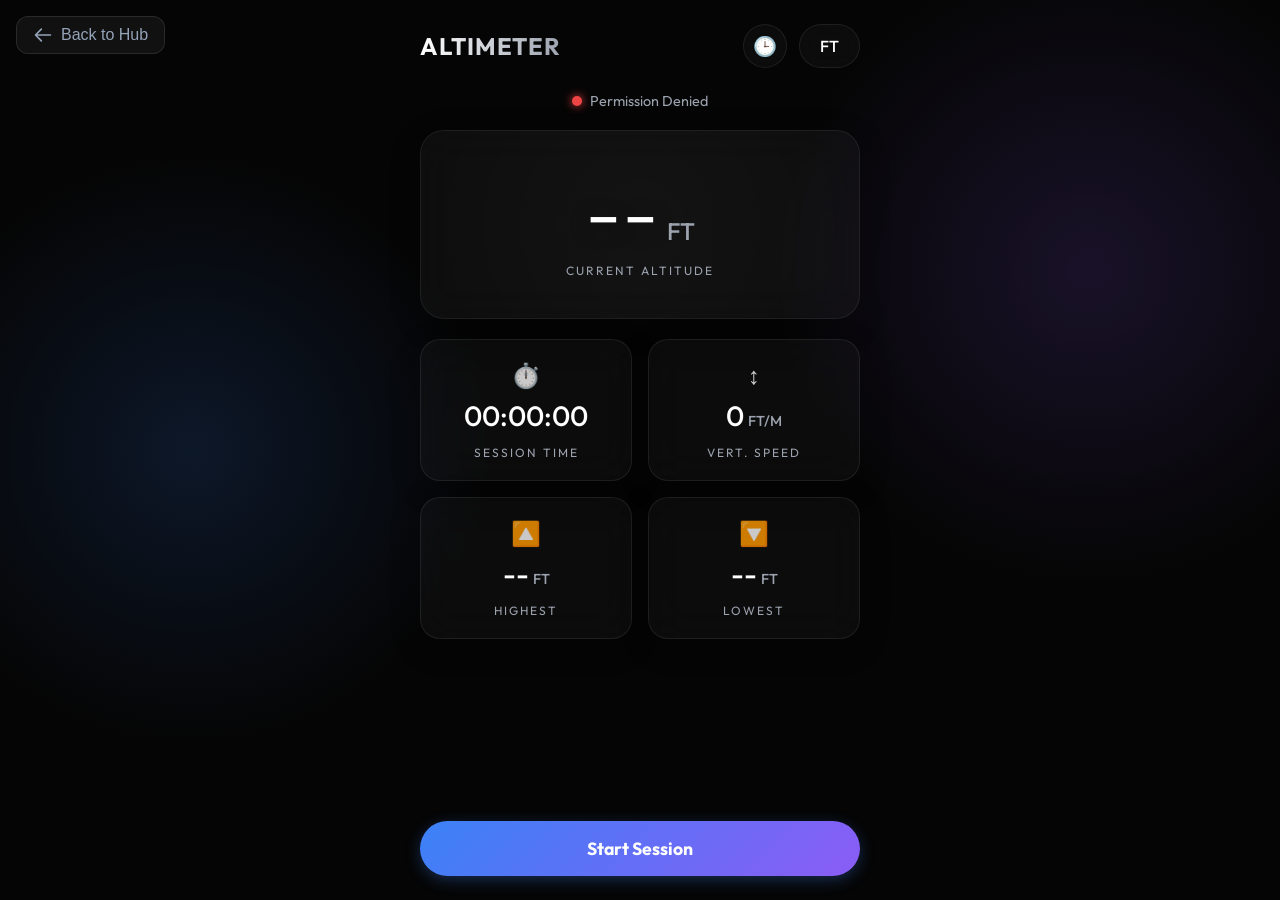
<file: WEBSITES/Altimeter/index.html>
<!DOCTYPE html>
<html lang="en">
<head>
  <meta charset="UTF-8">
  <meta name="viewport" content="width=device-width, initial-scale=1.0, maximum-scale=1.0, user-scalable=no">
  <title>Altimeter</title>
  <meta name="description" content="Offline-capable mobile altimeter app with session tracking.">
  <link rel="icon" type="image/svg+xml" href="icon.svg">
  <link rel="apple-touch-icon" href="icon.svg">
  <link rel="manifest" href="manifest.json">
  <meta name="theme-color" content="#0f0f13">
  <link rel="stylesheet" href="style.css">
  
  <!-- Preconnect to Google Fonts -->
  <link rel="preconnect" href="https://fonts.googleapis.com">
  <link rel="preconnect" href="https://fonts.gstatic.com" crossorigin>
  <link href="https://fonts.googleapis.com/css2?family=Outfit:wght@300;500;700&display=swap" rel="stylesheet">
</head>
<body>
    <!-- Hub Back Button -->
    <a href="../Toolbox/" class="hub-back-btn">
        <svg fill="none" stroke="currentColor" viewBox="0 0 24 24" xmlns="http://www.w3.org/2000/svg">
            <path stroke-linecap="round" stroke-linejoin="round" stroke-width="2" d="M10 19l-7-7m0 0l7-7m-7 7h18"></path>
        </svg>
        Back to Hub
    </a>
    <style>
        .hub-back-btn { position: fixed; top: 1rem; left: 1rem; display: flex; align-items: center; gap: 0.5rem; color: #94a3b8; text-decoration: none; font-size: 1rem; transition: all 0.3s ease; background: rgba(255, 255, 255, 0.05); padding: 0.5rem 1rem; border-radius: 12px; border: 1px solid rgba(255, 255, 255, 0.1); z-index: 9999; font-family: sans-serif; }
        .hub-back-btn:hover { color: #f8fafc; background: rgba(255, 255, 255, 0.1); transform: translateX(-4px); }
        .hub-back-btn svg { width: 20px; height: 20px; }
    </style>
  <div class="app-container">
    <header>
      <h1>Altimeter</h1>
      <div class="header-controls">
        <button id="history-btn" class="glass-btn icon-btn">🕒</button>
        <button id="unit-toggle" class="glass-btn">FT</button>
      </div>
    </header>

    <main>
      <div class="status-indicator" id="gps-indicator">
        <div id="gps-status" class="status-dot searching"></div>
        <span id="gps-text">Acquiring GPS...</span>
      </div>

      <div class="primary-display glass-card">
        <div class="value-container">
          <span id="altitude-val" class="huge-text">--</span>
          <span id="altitude-unit" class="unit-text">FT</span>
        </div>
        <div class="label">CURRENT ALTITUDE</div>
      </div>

      <div class="secondary-grid">
        <div class="glass-card stat-card">
          <div class="stat-icon">⏱️</div>
          <div class="stat-value" id="timer-val">00:00:00</div>
          <div class="label">SESSION TIME</div>
        </div>

        <div class="glass-card stat-card">
          <div class="stat-icon">↕️</div>
          <div class="stat-value"><span id="vspeed-val">0</span> <span id="vspeed-unit" class="unit-text-sm">FT/M</span></div>
          <div class="label">VERT. SPEED</div>
        </div>

        <div class="glass-card stat-card">
          <div class="stat-icon">🔼</div>
          <div class="stat-value"><span id="max-alt-val">--</span> <span class="unit-text-sm maxmin-unit">FT</span></div>
          <div class="label">HIGHEST</div>
        </div>

        <div class="glass-card stat-card">
          <div class="stat-icon">🔽</div>
          <div class="stat-value"><span id="min-alt-val">--</span> <span class="unit-text-sm maxmin-unit">FT</span></div>
          <div class="label">LOWEST</div>
        </div>
      </div>

      <div class="controls">
        <button id="start-btn" class="glass-btn primary">Start Session</button>
        <button id="stop-btn" class="glass-btn danger hidden">End Session</button>
      </div>
    </main>
  </div>

  <!-- Save Session Modal -->
  <div id="save-modal" class="modal-overlay hidden">
    <div class="modal-content glass-card">
      <div class="modal-header">
        <h2>Save Session</h2>
      </div>
      <div style="width:100%; display:flex; flex-direction:column; gap:16px; margin: 16px 0;">
        <input type="text" id="session-name-input" class="glass-input" placeholder="Enter session name (e.g. Morning Hike)" />
      </div>
      <div style="display:flex; gap:12px; width:100%;">
        <button id="discard-session-btn" class="glass-btn danger" style="flex:1;">Discard</button>
        <button id="save-session-btn" class="glass-btn primary" style="flex:1; padding: 10px;">Save</button>
      </div>
    </div>
  </div>

  <!-- History Modal -->
  <div id="history-modal" class="modal-overlay hidden">
    <div class="modal-content glass-card">
      <div class="modal-header">
        <h2>Past Sessions</h2>
        <button id="close-history" class="glass-btn icon-btn">✕</button>
      </div>
      <div id="history-list" class="history-list">
        <!-- Sessions will be injected here by JS -->
      </div>
      <button id="clear-history" class="glass-btn danger">Clear All History</button>
    </div>
  </div>
  <script src="main.js"></script>
</body>
</html>
</file>
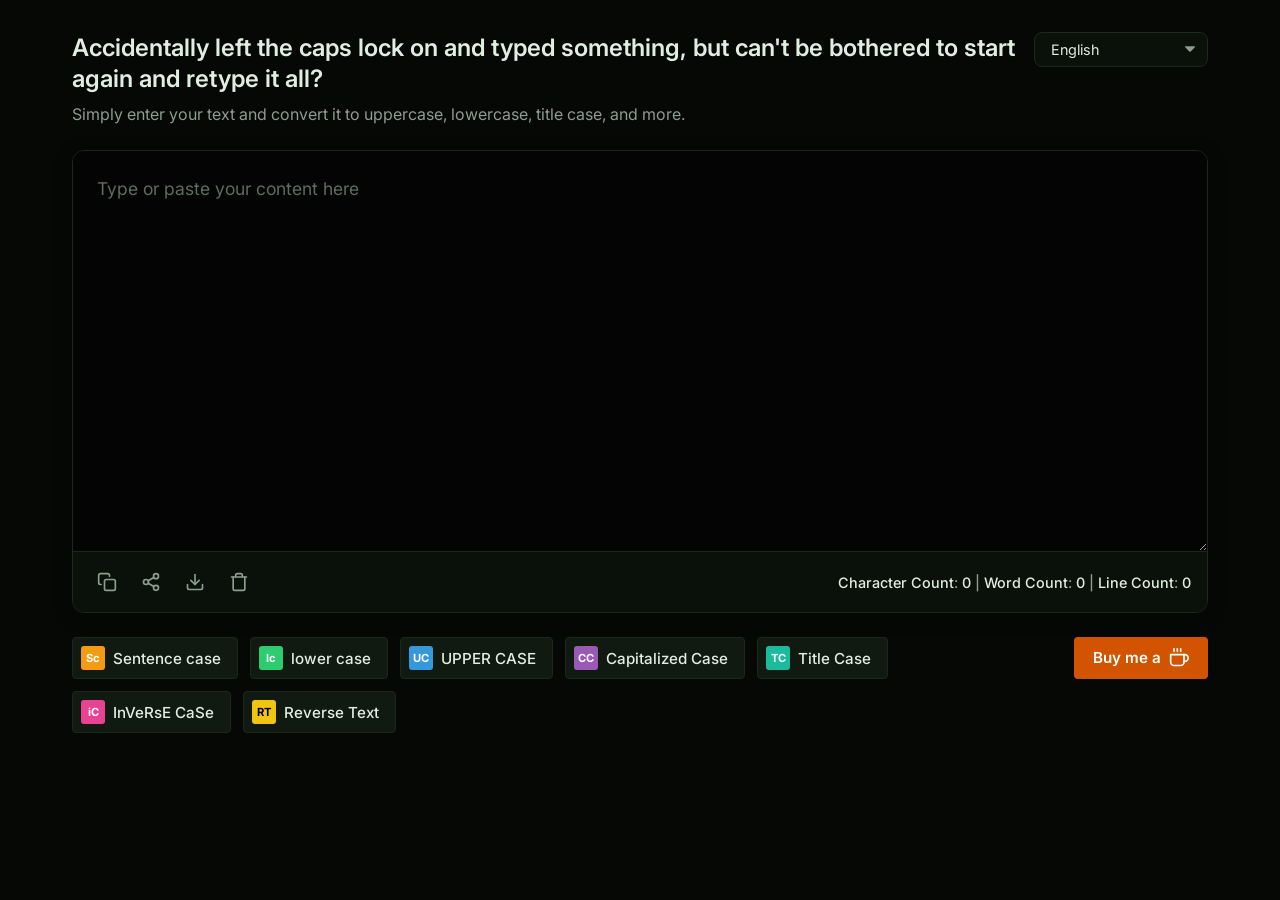
<file: WEBSITES/CAPS/index.html>
<!DOCTYPE html>
<html lang="en">
<head>
    <meta charset="UTF-8">
    <meta name="viewport" content="width=device-width, initial-scale=1.0">
    <title>Text Case Converter & Reverser</title>
    <meta name="description" content="A premium tool to convert text case, reverse text, and count words across multiple languages.">
    <link rel="preconnect" href="https://fonts.googleapis.com">
    <link rel="preconnect" href="https://fonts.gstatic.com" crossorigin>
    <link href="https://fonts.googleapis.com/css2?family=Inter:wght@400;500;600;700&display=swap" rel="stylesheet">
    <link rel="stylesheet" href="style.css">
</head>
<body>
    <div class="app-container">
        <header class="app-header">
            <div class="header-top">
                <h1 id="title" data-i18n="title">Accidentally left the caps lock on and typed something, but can't be bothered to start again and retype it all?</h1>
                <div class="lang-selector-container">
                    <select id="langSwitcher" class="lang-switcher">
                        <option value="en" selected>English</option>
                        <option value="he">עברית (Hebrew)</option>
                        <option value="ar">العربية (Arabic)</option>
                        <option value="es">Español (Spanish)</option>
                        <option value="fr">Français (French)</option>
                        <option value="de">Deutsch (German)</option>
                        <option value="zh">中文 (Chinese)</option>
                        <option value="ja">日本語 (Japanese)</option>
                        <option value="ko">한국어 (Korean)</option>
                    </select>
                </div>
            </div>
            <p id="subtitle" data-i18n="subtitle">Simply enter your text and convert it to uppercase, lowercase, title case, and more.</p>
        </header>

        <main class="main-content">
            <div class="textarea-container">
                <textarea id="textInput" data-i18n-placeholder="placeholder" placeholder="Type or paste your content here"></textarea>
                
                <div class="toolbar-bottom">
                    <div class="action-buttons">
                        <button class="icon-btn" id="btnCopy" aria-label="Copy" title="Copy">
                            <svg xmlns="http://www.w3.org/2000/svg" width="20" height="20" viewBox="0 0 24 24" fill="none" stroke="currentColor" stroke-width="2" stroke-linecap="round" stroke-linejoin="round"><rect x="9" y="9" width="13" height="13" rx="2" ry="2"></rect><path d="M5 15H4a2 2 0 0 1-2-2V4a2 2 0 0 1 2-2h9a2 2 0 0 1 2 2v1"></path></svg>
                        </button>
                        <button class="icon-btn" id="btnShare" aria-label="Share" title="Share">
                            <svg xmlns="http://www.w3.org/2000/svg" width="20" height="20" viewBox="0 0 24 24" fill="none" stroke="currentColor" stroke-width="2" stroke-linecap="round" stroke-linejoin="round"><circle cx="18" cy="5" r="3"></circle><circle cx="6" cy="12" r="3"></circle><circle cx="18" cy="19" r="3"></circle><line x1="8.59" y1="13.51" x2="15.42" y2="17.49"></line><line x1="15.41" y1="6.51" x2="8.59" y2="10.49"></line></svg>
                        </button>
                        <button class="icon-btn" id="btnDownload" aria-label="Download" title="Download">
                            <svg xmlns="http://www.w3.org/2000/svg" width="20" height="20" viewBox="0 0 24 24" fill="none" stroke="currentColor" stroke-width="2" stroke-linecap="round" stroke-linejoin="round"><path d="M21 15v4a2 2 0 0 1-2 2H5a2 2 0 0 1-2-2v-4"></path><polyline points="7 10 12 15 17 10"></polyline><line x1="12" y1="15" x2="12" y2="3"></line></svg>
                        </button>
                        <button class="icon-btn" id="btnClear" aria-label="Clear" title="Clear">
                            <svg xmlns="http://www.w3.org/2000/svg" width="20" height="20" viewBox="0 0 24 24" fill="none" stroke="currentColor" stroke-width="2" stroke-linecap="round" stroke-linejoin="round"><polyline points="3 6 5 6 21 6"></polyline><path d="M19 6v14a2 2 0 0 1-2 2H7a2 2 0 0 1-2-2V6m3 0V4a2 2 0 0 1 2-2h4a2 2 0 0 1 2 2v2"></path></svg>
                        </button>
                    </div>
                    
                    <div class="stats-container">
                        <span id="charCountLabel" data-i18n="charCount">Character Count</span>: <span id="charCount">0</span> | 
                        <span id="wordCountLabel" data-i18n="wordCount">Word Count</span>: <span id="wordCount">0</span> | 
                        <span id="lineCountLabel" data-i18n="lineCount">Line Count</span>: <span id="lineCount">0</span>
                    </div>
                </div>
            </div>

            <div class="controls-container">
                <div class="format-buttons">
                    <button class="format-btn" id="btnSentence">
                        <span class="badge badge-sentence">Sc</span>
                        <span data-i18n="btnSentence">Sentence case</span>
                    </button>
                    <button class="format-btn" id="btnLower">
                        <span class="badge badge-lower">lc</span>
                        <span data-i18n="btnLower">lower case</span>
                    </button>
                    <button class="format-btn" id="btnUpper">
                        <span class="badge badge-upper">UC</span>
                        <span data-i18n="btnUpper">UPPER CASE</span>
                    </button>
                    <button class="format-btn" id="btnCapitalized">
                        <span class="badge badge-capitalized">CC</span>
                        <span data-i18n="btnCapitalized">Capitalized Case</span>
                    </button>
                    <button class="format-btn" id="btnTitle">
                        <span class="badge badge-title">TC</span>
                        <span data-i18n="btnTitle">Title Case</span>
                    </button>
                    <button class="format-btn" id="btnInverse">
                        <span class="badge badge-inverse">iC</span>
                        <span data-i18n="btnInverse">InVeRsE CaSe</span>
                    </button>
                    <button class="format-btn" id="btnReverse">
                        <span class="badge badge-reverse">RT</span>
                        <span data-i18n="btnReverse">Reverse Text</span>
                    </button>
                </div>
                
                <a href="#" class="buy-coffee-btn" aria-label="Buy me a coffee">
                    <span data-i18n="buyCoffee">Buy me a</span>
                    <svg class="coffee-icon" xmlns="http://www.w3.org/2000/svg" width="20" height="20" viewBox="0 0 24 24" fill="none" stroke="currentColor" stroke-width="2" stroke-linecap="round" stroke-linejoin="round"><path d="M18 8h1a4 4 0 0 1 0 8h-1"></path><path d="M2 8h16v9a4 4 0 0 1-4 4H6a4 4 0 0 1-4-4V8z"></path><line x1="6" y1="1" x2="6" y2="4"></line><line x1="10" y1="1" x2="10" y2="4"></line><line x1="14" y1="1" x2="14" y2="4"></line></svg>
                </a>
            </div>
        </main>
    </div>
    
    <!-- Notification Toast -->
    <div id="toast" class="toast">Action completed</div>

    <script src="script.js"></script>
</body>
</html>
</file>
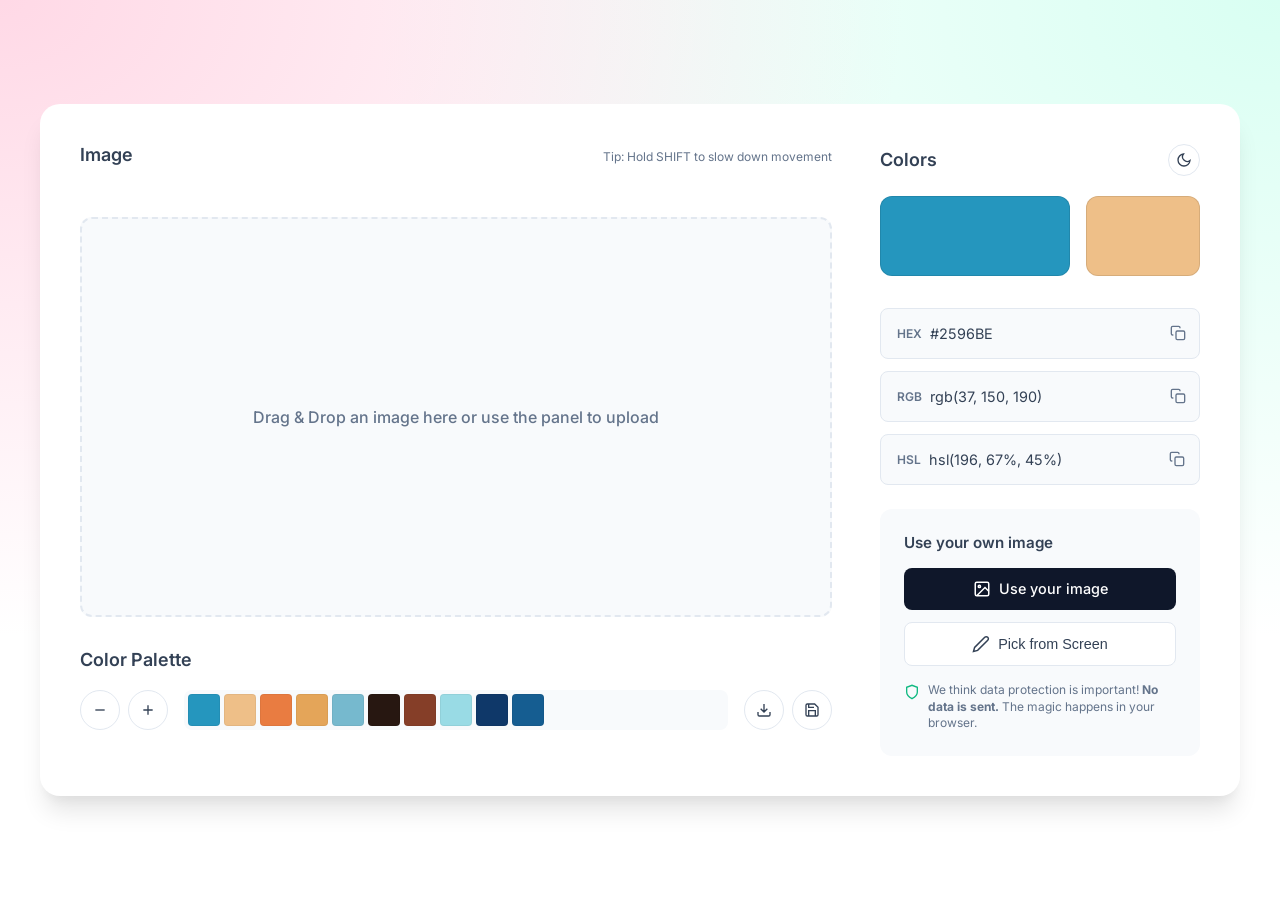
<file: WEBSITES/ColorPicker/index.html>
<!DOCTYPE html>
<html lang="en">
<head>
    <meta charset="UTF-8">
    <meta name="viewport" content="width=device-width, initial-scale=1.0">
    <title>Chroma - Premium Color Picker</title>
    <link rel="preconnect" href="https://fonts.googleapis.com">
    <link rel="preconnect" href="https://fonts.gstatic.com" crossorigin>
    <link href="https://fonts.googleapis.com/css2?family=Inter:wght@400;500;600&display=swap" rel="stylesheet">
    <link rel="stylesheet" href="style.css">
</head>
<body>
    <main class="app-container">
        
        <div class="left-panel">
            <h2 class="section-title" style="display: flex; justify-content: space-between; align-items: baseline;">
                Image
                <span style="font-size: 0.75rem; color: var(--text-muted); font-weight: normal;">Tip: Hold SHIFT to slow down movement</span>
            </h2>
            <div class="image-workspace">
                <!-- Overlay message when empty -->
                <div id="drop-zone" class="drop-zone">
                    <p>Drag & Drop an image here or use the panel to upload</p>
                </div>
                <!-- Canvas for image drawing and pixel picking -->
                <canvas id="image-canvas"></canvas>
                <!-- Magnifier lens -->
                <div id="magnifier" class="magnifier">
                    <canvas id="magnifier-canvas" width="100" height="100"></canvas>
                    <div class="crosshair"></div>
                </div>
            </div>

            <div class="palette-section">
                <h2 class="section-title">Color Palette</h2>
                <div class="palette-toolbar">
                    <div class="palette-actions-left">
                        <button id="btn-remove-color" class="icon-btn" title="Remove last color">
                            <svg width="16" height="16" viewBox="0 0 24 24" fill="none" stroke="currentColor" stroke-width="2"><path d="M5 12h14"/></svg>
                        </button>
                        <button id="btn-add-color" class="icon-btn" title="Add current color">
                            <svg width="16" height="16" viewBox="0 0 24 24" fill="none" stroke="currentColor" stroke-width="2"><path d="M12 5v14M5 12h14"/></svg>
                        </button>
                    </div>
                    
                    <div id="color-palette" class="color-palette">
                        <!-- Colors will be appended here -->
                    </div>

                    <div class="palette-actions-right">
                        <button id="btn-download" class="icon-btn" title="Download Palette">
                            <svg width="16" height="16" viewBox="0 0 24 24" fill="none" stroke="currentColor" stroke-width="2"><path d="M21 15v4a2 2 0 0 1-2 2H5a2 2 0 0 1-2-2v-4M7 10l5 5 5-5M12 15V3"/></svg>
                        </button>
                        <button id="btn-save" class="icon-btn" title="Save Palette">
                            <svg width="16" height="16" viewBox="0 0 24 24" fill="none" stroke="currentColor" stroke-width="2"><path d="M19 21H5a2 2 0 0 1-2-2V5a2 2 0 0 1 2-2h11l5 5v11a2 2 0 0 1-2 2z"/><polyline points="17 21 17 13 7 13 7 21"/><polyline points="7 3 7 8 15 8"/></svg>
                        </button>
                    </div>
                </div>
            </div>
        </div>

        <div class="right-panel">
            <div class="panel-header" style="display: flex; justify-content: space-between; align-items: center; margin-bottom: 1.25rem;">
                <h2 class="section-title" style="margin-bottom: 0;">Colors</h2>
                <button id="theme-toggle" class="icon-btn" title="Toggle Dark Mode" style="width: 32px; height: 32px;">
                    <svg width="16" height="16" viewBox="0 0 24 24" fill="none" stroke="currentColor" stroke-width="2"><path d="M21 12.79A9 9 0 1 1 11.21 3 7 7 0 0 0 21 12.79z"></path></svg>
                </button>
            </div>
            
            <div class="color-swatches">
                <div id="primary-swatch" class="swatch" style="background-color: #2596be;"></div>
                <div id="secondary-swatch" class="swatch secondary" style="background-color: #eebf88;"></div>
            </div>

            <div class="color-values">
                <div class="value-row">
                    <span class="label">HEX</span>
                    <input type="text" id="hex-input" value="#2596be" readonly>
                    <button class="copy-btn" data-target="hex-input" title="Copy HEX">
                        <svg width="16" height="16" viewBox="0 0 24 24" fill="none" stroke="currentColor" stroke-width="2"><rect x="9" y="9" width="13" height="13" rx="2" ry="2"/><path d="M5 15H4a2 2 0 0 1-2-2V4a2 2 0 0 1 2-2h9a2 2 0 0 1 2 2v1"/></svg>
                    </button>
                </div>
                <div class="value-row">
                    <span class="label">RGB</span>
                    <input type="text" id="rgb-input" value="rgb(37, 150, 190)" readonly>
                    <button class="copy-btn" data-target="rgb-input" title="Copy RGB">
                        <svg width="16" height="16" viewBox="0 0 24 24" fill="none" stroke="currentColor" stroke-width="2"><rect x="9" y="9" width="13" height="13" rx="2" ry="2"/><path d="M5 15H4a2 2 0 0 1-2-2V4a2 2 0 0 1 2-2h9a2 2 0 0 1 2 2v1"/></svg>
                    </button>
                </div>
                <div class="value-row">
                    <span class="label">HSL</span>
                    <input type="text" id="hsl-input" value="hsl(196, 67%, 45%)" readonly>
                    <button class="copy-btn" data-target="hsl-input" title="Copy HSL">
                        <svg width="16" height="16" viewBox="0 0 24 24" fill="none" stroke="currentColor" stroke-width="2"><rect x="9" y="9" width="13" height="13" rx="2" ry="2"/><path d="M5 15H4a2 2 0 0 1-2-2V4a2 2 0 0 1 2-2h9a2 2 0 0 1 2 2v1"/></svg>
                    </button>
                </div>
            </div>



            <div class="upload-section">
                <h3 class="subsection-title">Use your own image</h3>
                <div class="upload-card">
                    <label for="image-upload" class="primary-btn">
                        <svg width="18" height="18" viewBox="0 0 24 24" fill="none" stroke="currentColor" stroke-width="2"><rect x="3" y="3" width="18" height="18" rx="2" ry="2"/><circle cx="8.5" cy="8.5" r="1.5"/><polyline points="21 15 16 10 5 21"/></svg>
                        Use your image
                    </label>
                    <input type="file" id="image-upload" accept="image/*" hidden>
                    
                    <button id="btn-screen-pick" class="secondary-btn">
                        <svg width="18" height="18" viewBox="0 0 24 24" fill="none" stroke="currentColor" stroke-width="2"><path d="M17 3a2.828 2.828 0 1 1 4 4L7.5 20.5 2 22l1.5-5.5L17 3z"/></svg>
                        Pick from Screen
                    </button>
                </div>
                
                <div class="privacy-note">
                    <svg width="16" height="16" viewBox="0 0 24 24" fill="none" stroke="currentColor" stroke-width="2"><path d="M12 22s8-4 8-10V5l-8-3-8 3v7c0 6 8 10 8 10z"/></svg>
                    <p>We think data protection is important! <strong>No data is sent.</strong> The magic happens in your browser.</p>
                </div>
            </div>
        </div>

    </main>
    <script src="script.js"></script>
</body>
</html>
</file>
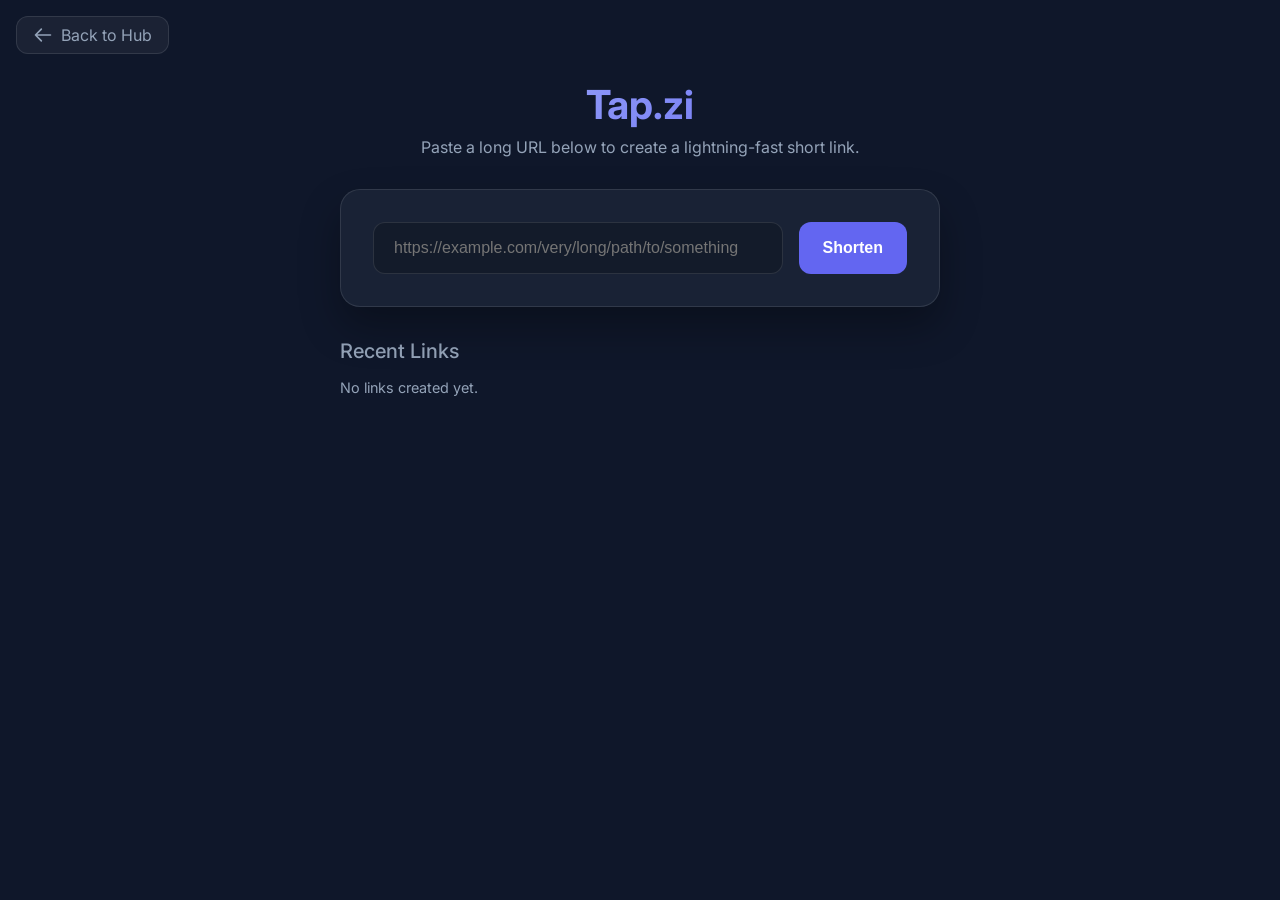
<file: WEBSITES/LinkShortener/index.html>
<!DOCTYPE html>
<html lang="en">
<head>
    <meta charset="UTF-8">
    <meta name="viewport" content="width=device-width, initial-scale=1.0">
    <title>Tap.zi Link Shortener</title>
    <link rel="stylesheet" href="style.css">
    <link href="https://fonts.googleapis.com/css2?family=Inter:wght@300;400;500;600;700&display=swap" rel="stylesheet">
</head>
<body>
    <a href="../Toolbox/" class="hub-back-btn">
        <svg fill="none" stroke="currentColor" viewBox="0 0 24 24" xmlns="http://www.w3.org/2000/svg">
            <path stroke-linecap="round" stroke-linejoin="round" stroke-width="2" d="M10 19l-7-7m0 0l7-7m-7 7h18"></path>
        </svg>
        Back to Hub
    </a>

    <div class="app-container">
        <header class="app-header">
            <h1>Tap.zi</h1>
            <p>Paste a long URL below to create a lightning-fast short link.</p>
        </header>

        <main>
            <div class="shortener-box">
                <form id="shortener-form">
                    <div class="input-group">
                        <input type="url" id="long-url" placeholder="https://example.com/very/long/path/to/something" required>
                        <button type="submit" id="shorten-btn">Shorten</button>
                    </div>
                </form>
                <div id="result-container" class="result-container hidden">
                    <p class="result-label">Your Tap.zi link is ready!</p>
                    <div class="result-box">
                        <input type="text" id="short-url" readonly>
                        <button id="copy-btn">
                            <svg fill="none" stroke="currentColor" viewBox="0 0 24 24" xmlns="http://www.w3.org/2000/svg">
                                <path stroke-linecap="round" stroke-linejoin="round" stroke-width="2" d="M8 16H6a2 2 0 01-2-2V6a2 2 0 012-2h8a2 2 0 012 2v2m-6 12h8a2 2 0 002-2v-8a2 2 0 00-2-2h-8a2 2 0 00-2 2v8a2 2 0 002 2z"></path>
                            </svg>
                            Copy
                        </button>
                    </div>
                </div>
            </div>

            <div class="history-section">
                <h2>Recent Links</h2>
                <div id="history-list" class="history-list">
                    <!-- History items will be injected here -->
                </div>
            </div>
        </main>
    </div>

    <script src="app.js"></script>
</body>
</html>
</file>
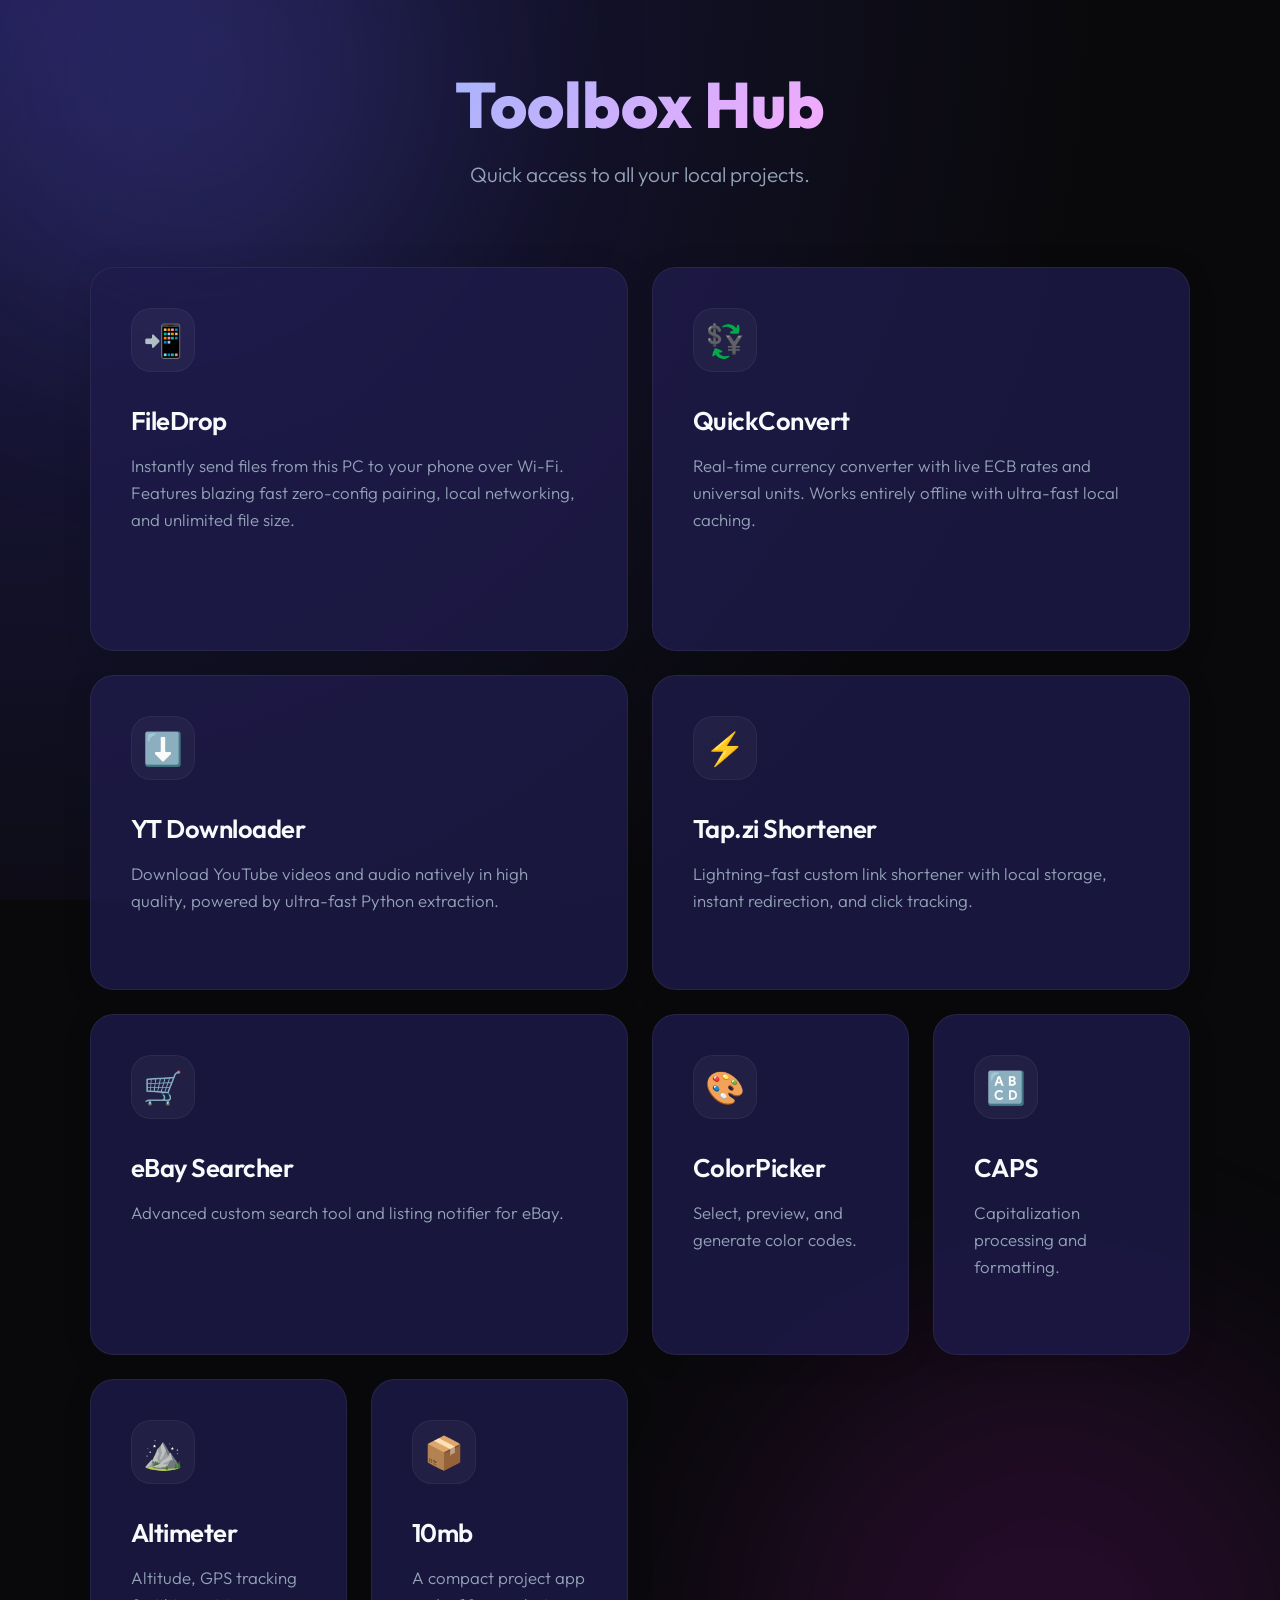
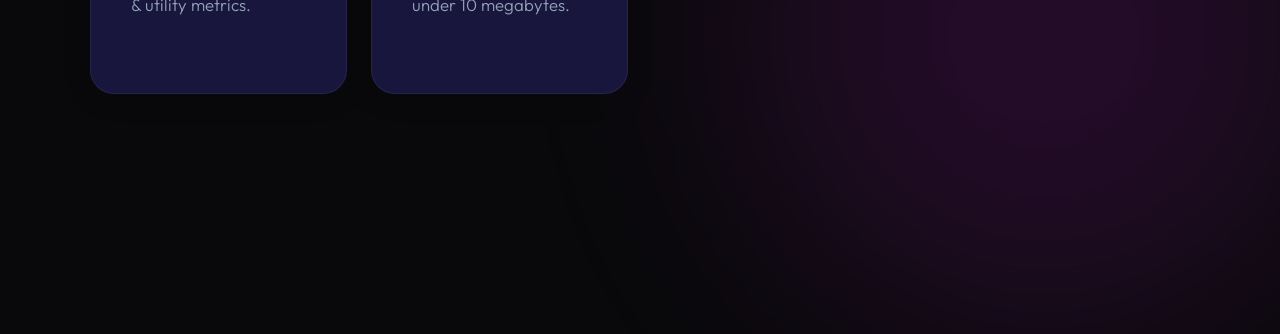
<file: WEBSITES/Toolbox/index.html>
<!DOCTYPE html>
<html lang="en">
<head>
    <meta charset="UTF-8">
    <meta name="viewport" content="width=device-width, initial-scale=1.0">
    <title>Toolbox Hub</title>
    <link href="https://fonts.googleapis.com/css2?family=Outfit:wght@300;400;600;800&display=swap" rel="stylesheet">
    <style>
        /* CSS reset & base */
        * { margin: 0; padding: 0; box-sizing: border-box; }
        body {
            font-family: 'Outfit', sans-serif;
            background: #09090b; /* Very dark background fallback */
            color: #f8fafc;
            min-height: 100vh;
            display: flex;
            flex-direction: column;
            align-items: center;
            justify-content: center;
            padding: 4rem 2rem;
            position: relative;
            overflow-x: hidden;
        }

        /* Fixed background hack for smooth scrolling */
        body::before {
            content: '';
            position: fixed;
            top: 0;
            left: 0;
            width: 100%;
            height: 100%;
            background: radial-gradient(circle at top left, #1e1b4b, #09090b 70%);
            z-index: -1;
            pointer-events: none;
        }
        
        /* Background decorative blobs */
        .blob {
            position: absolute;
            border-radius: 50%;
            filter: blur(120px);
            z-index: -1;
            opacity: 0.6;
            animation: float 15s infinite alternate ease-in-out;
            pointer-events: none;
        }
        .blob-1 { top: -10%; left: -5%; width: 50vw; height: 50vw; background: rgba(99, 102, 241, 0.3); max-width: 500px; max-height: 500px;}
        .blob-2 { bottom: -10%; right: -5%; width: 60vw; height: 60vw; background: rgba(192, 38, 211, 0.25); max-width: 600px; max-height: 600px;}

        @keyframes float {
            0% { transform: translate(0, 0) scale(1); }
            50% { transform: translate(20px, 30px) scale(1.05); }
            100% { transform: translate(-20px, 50px) scale(0.95); }
        }

        h1 {
            font-size: clamp(3rem, 5vw, 4.5rem);
            font-weight: 800;
            margin-bottom: 1rem;
            background: linear-gradient(135deg, #a5b4fc, #f0abfc, #a5b4fc);
            background-size: 200% auto;
            -webkit-background-clip: text;
            -webkit-text-fill-color: transparent;
            text-align: center;
            animation: gradient 5s linear infinite;
        }

        @keyframes gradient {
            0% { background-position: 0% 50%; }
            100% { background-position: 200% 50%; }
        }

        p.subtitle {
            font-size: clamp(1.1rem, 2vw, 1.3rem);
            color: #94a3b8;
            margin-bottom: 5rem;
            text-align: center;
            font-weight: 300;
        }

        /* Grid */
        .grid {
            display: grid;
            grid-template-columns: repeat(4, 1fr);
            grid-auto-rows: minmax(180px, auto);
            gap: 1.5rem;
            width: 100%;
            max-width: 1100px;
            z-index: 1;
        }

        @media (max-width: 900px) {
            .grid {
                grid-template-columns: repeat(2, 1fr);
            }
        }
        @media (max-width: 600px) {
            .grid {
                grid-template-columns: 1fr;
            }
        }

        /* Cards */
        .card {
            background: rgba(30, 27, 75, 0.8);
            border: 1px solid rgba(255, 255, 255, 0.06);
            border-radius: 24px;
            padding: 2.5rem;
            text-decoration: none;
            color: inherit;
            display: flex;
            flex-direction: column;
            align-items: flex-start;
            transition: all 0.4s cubic-bezier(0.175, 0.885, 0.32, 1.275);
            position: relative;
            overflow: hidden;
            box-shadow: 0 4px 30px rgba(0, 0, 0, 0.1);
        }

        .card.span-2 { grid-column: span 2; }
        .card.span-row-2 { grid-row: span 2; }

        @media (max-width: 900px) {
            .card.span-2 { grid-column: span 2; } /* Keep 2-span on tablets */
        }
        @media (max-width: 600px) {
            .card.span-2 { grid-column: span 1; } /* Stack on mobile */
        }

        .card::before {
            content: '';
            position: absolute;
            top: 0; left: 0; width: 100%; height: 100%;
            background: linear-gradient(135deg, rgba(255,255,255,0.05) 0%, rgba(255,255,255,0) 100%);
            opacity: 0;
            transition: opacity 0.4s ease;
            pointer-events: none;
        }

        .card:hover {
            transform: translateY(-8px) scale(1.02);
            border-color: rgba(255, 255, 255, 0.15);
            box-shadow: 0 20px 40px rgba(0, 0, 0, 0.4), 0 0 20px rgba(99, 102, 241, 0.15);
            background: rgba(255, 255, 255, 0.04);
        }

        .card:hover::before {
            opacity: 1;
        }

        .card:hover .icon-box {
            transform: scale(1.1) rotate(-5deg);
            background: rgba(255, 255, 255, 0.1);
            border-color: rgba(255, 255, 255, 0.2);
            box-shadow: 0 0 15px rgba(255,255,255,0.1);
        }

        .icon-box {
            width: 64px;
            height: 64px;
            border-radius: 20px;
            background: rgba(255, 255, 255, 0.04);
            display: flex;
            align-items: center;
            justify-content: center;
            font-size: 2rem;
            margin-bottom: 2rem;
            transition: all 0.4s cubic-bezier(0.175, 0.885, 0.32, 1.275);
            border: 1px solid rgba(255, 255, 255, 0.05);
        }

        .card h2 {
            font-size: 1.6rem;
            font-weight: 600;
            margin-bottom: 1rem;
            color: #f8fafc;
            letter-spacing: -0.02em;
        }

        .card p {
            color: #94a3b8;
            font-size: 1.05rem;
            line-height: 1.6;
            font-weight: 300;
            margin-bottom: 1rem;
            flex-grow: 1;
        }

        .card-footer {
            font-size: 0.9rem;
            font-weight: 600;
            color: #818cf8;
            display: flex;
            align-items: center;
            gap: 0.5rem;
            opacity: 0;
            transform: translateX(-10px);
            transition: all 0.4s ease;
        }

        .card:hover .card-footer {
            opacity: 1;
            transform: translateX(0);
        }

        .card-footer svg {
            width: 16px;
            height: 16px;
            transition: transform 0.3s ease;
        }
        
        .card:hover .card-footer svg {
            transform: translateX(4px);
        }
    </style>
</head>
<body>
    <div class="blob blob-1"></div>
    <div class="blob blob-2"></div>

    <h1>Toolbox Hub</h1>
    <p class="subtitle">Quick access to all your local projects.</p>

    <div class="grid">
        <!-- HUGE WIDE CARDS -->
        <a href="../FileDrop/" class="card span-2 span-row-2">
            <div class="icon-box">📲</div>
            <h2>FileDrop</h2>
            <p>Instantly send files from this PC to your phone over Wi-Fi. Features blazing fast zero-config pairing, local networking, and unlimited file size.</p>
            <div class="card-footer">
                Open Project 
                <svg fill="none" stroke="currentColor" viewBox="0 0 24 24" xmlns="http://www.w3.org/2000/svg"><path stroke-linecap="round" stroke-linejoin="round" stroke-width="2" d="M14 5l7 7m0 0l-7 7m7-7H3"></path></svg>
            </div>
        </a>

        <a href="../QuickConvert/" class="card span-2 span-row-2">
            <div class="icon-box">💱</div>
            <h2>QuickConvert</h2>
            <p>Real-time currency converter with live ECB rates and universal units. Works entirely offline with ultra-fast local caching.</p>
            <div class="card-footer">
                Open Project 
                <svg fill="none" stroke="currentColor" viewBox="0 0 24 24" xmlns="http://www.w3.org/2000/svg"><path stroke-linecap="round" stroke-linejoin="round" stroke-width="2" d="M14 5l7 7m0 0l-7 7m7-7H3"></path></svg>
            </div>
        </a>

        <!-- STANDARD SQUARES -->
        <a href="../YTDownloader/" class="card span-2">
            <div class="icon-box">⬇️</div>
            <h2>YT Downloader</h2>
            <p>Download YouTube videos and audio natively in high quality, powered by ultra-fast Python extraction.</p>
            <div class="card-footer">
                Open Project 
                <svg fill="none" stroke="currentColor" viewBox="0 0 24 24" xmlns="http://www.w3.org/2000/svg"><path stroke-linecap="round" stroke-linejoin="round" stroke-width="2" d="M14 5l7 7m0 0l-7 7m7-7H3"></path></svg>
            </div>
        </a>

        <a href="../LinkShortener/" class="card span-2">
            <div class="icon-box">⚡</div>
            <h2>Tap.zi Shortener</h2>
            <p>Lightning-fast custom link shortener with local storage, instant redirection, and click tracking.</p>
            <div class="card-footer">
                Open Project 
                <svg fill="none" stroke="currentColor" viewBox="0 0 24 24" xmlns="http://www.w3.org/2000/svg"><path stroke-linecap="round" stroke-linejoin="round" stroke-width="2" d="M14 5l7 7m0 0l-7 7m7-7H3"></path></svg>
            </div>
        </a>

        <a href="../eBay/" class="card span-2">
            <div class="icon-box">🛒</div>
            <h2>eBay Searcher</h2>
            <p>Advanced custom search tool and listing notifier for eBay.</p>
            <div class="card-footer">
                Open Project 
                <svg fill="none" stroke="currentColor" viewBox="0 0 24 24" xmlns="http://www.w3.org/2000/svg"><path stroke-linecap="round" stroke-linejoin="round" stroke-width="2" d="M14 5l7 7m0 0l-7 7m7-7H3"></path></svg>
            </div>
        </a>

        <a href="../ColorPicker/" class="card">
            <div class="icon-box">🎨</div>
            <h2>ColorPicker</h2>
            <p>Select, preview, and generate color codes.</p>
            <div class="card-footer">
                Open Project 
                <svg fill="none" stroke="currentColor" viewBox="0 0 24 24" xmlns="http://www.w3.org/2000/svg"><path stroke-linecap="round" stroke-linejoin="round" stroke-width="2" d="M14 5l7 7m0 0l-7 7m7-7H3"></path></svg>
            </div>
        </a>

        <a href="../CAPS/" class="card">
            <div class="icon-box">🔠</div>
            <h2>CAPS</h2>
            <p>Capitalization processing and formatting.</p>
            <div class="card-footer">
                Open Project 
                <svg fill="none" stroke="currentColor" viewBox="0 0 24 24" xmlns="http://www.w3.org/2000/svg"><path stroke-linecap="round" stroke-linejoin="round" stroke-width="2" d="M14 5l7 7m0 0l-7 7m7-7H3"></path></svg>
            </div>
        </a>

        <a href="../Altimeter/" class="card">
            <div class="icon-box">⛰️</div>
            <h2>Altimeter</h2>
            <p>Altitude, GPS tracking & utility metrics.</p>
            <div class="card-footer">
                Open Project 
                <svg fill="none" stroke="currentColor" viewBox="0 0 24 24" xmlns="http://www.w3.org/2000/svg"><path stroke-linecap="round" stroke-linejoin="round" stroke-width="2" d="M14 5l7 7m0 0l-7 7m7-7H3"></path></svg>
            </div>
        </a>

        <a href="../10mb/" class="card">
            <div class="icon-box">📦</div>
            <h2>10mb</h2>
            <p>A compact project app under 10 megabytes.</p>
            <div class="card-footer">
                Open Project 
                <svg fill="none" stroke="currentColor" viewBox="0 0 24 24" xmlns="http://www.w3.org/2000/svg"><path stroke-linecap="round" stroke-linejoin="round" stroke-width="2" d="M14 5l7 7m0 0l-7 7m7-7H3"></path></svg>
            </div>
        </a>
    </div>
</body>
</html>
</file>
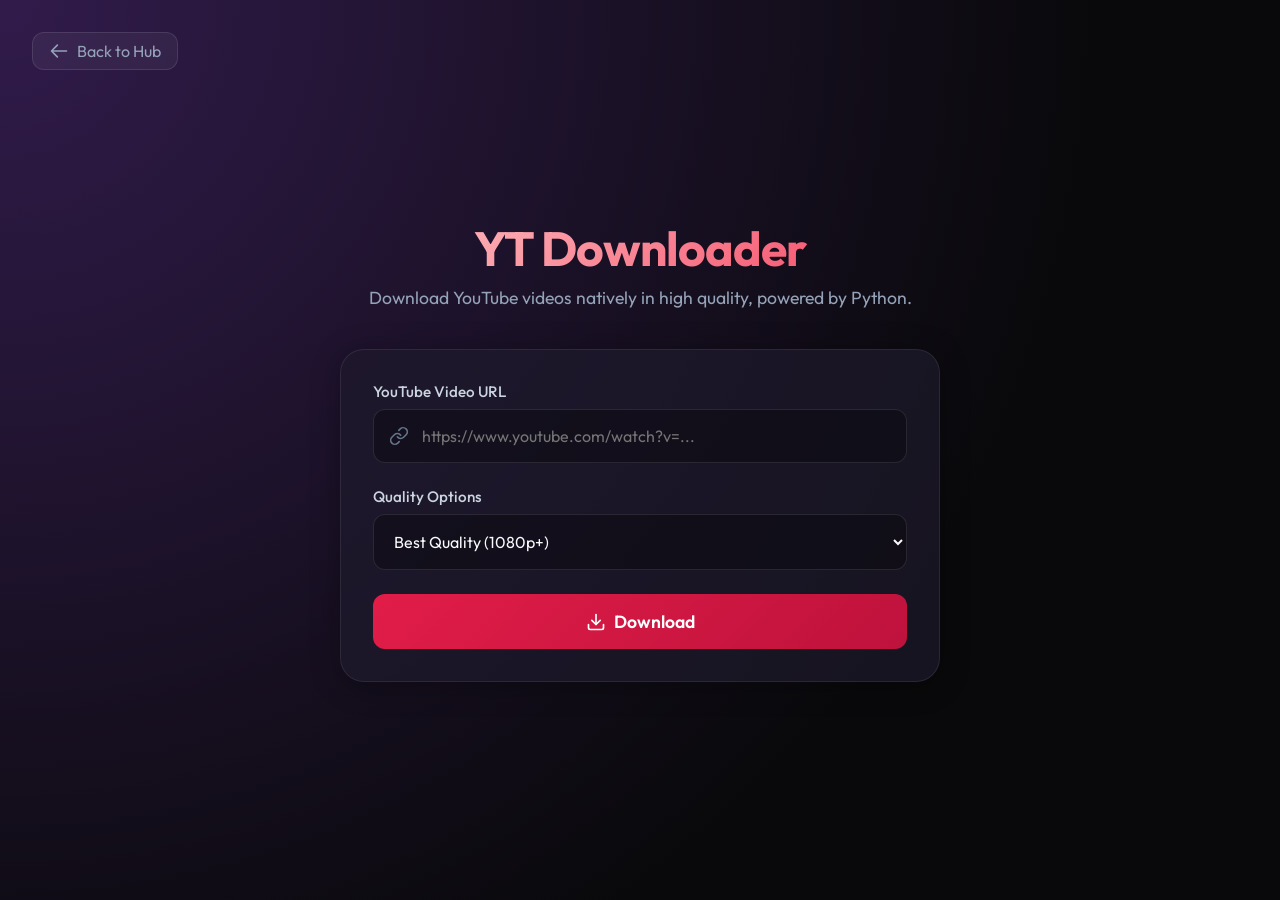
<file: WEBSITES/YTDownloader/index.html>
<!DOCTYPE html>
<html lang="en">
<head>
    <meta charset="UTF-8">
    <meta name="viewport" content="width=device-width, initial-scale=1.0">
    <title>YT Downloader</title>
    <link rel="stylesheet" href="style.css">
    <link href="https://fonts.googleapis.com/css2?family=Outfit:wght@300;400;600;700&display=swap" rel="stylesheet">
</head>
<body>
    <!-- Top-left back button -->
    <a href="../Toolbox/" class="back-btn">
        <svg fill="none" stroke="currentColor" viewBox="0 0 24 24" xmlns="http://www.w3.org/2000/svg">
            <path stroke-linecap="round" stroke-linejoin="round" stroke-width="2" d="M10 19l-7-7m0 0l7-7m-7 7h18"></path>
        </svg>
        Back to Hub
    </a>

    <div class="container">
        <div class="header">
            <h1>YT Downloader</h1>
            <p>Download YouTube videos natively in high quality, powered by Python.</p>
        </div>

        <div class="glass-panel downloader-card">
            <form id="download-form" class="input-group">
                <label for="url">YouTube Video URL</label>
                <div class="input-wrapper">
                    <svg xmlns="http://www.w3.org/2000/svg" class="link-icon" viewBox="0 0 24 24" fill="none" stroke="currentColor" stroke-width="2" stroke-linecap="round" stroke-linejoin="round">
                        <path d="M10 13a5 5 0 0 0 7.54.54l3-3a5 5 0 0 0-7.07-7.07l-1.72 1.71"></path>
                        <path d="M14 11a5 5 0 0 0-7.54-.54l-3 3a5 5 0 0 0 7.07 7.07l1.71-1.71"></path>
                    </svg>
                    <input type="text" id="url" class="url-input" placeholder="https://www.youtube.com/watch?v=..." autocomplete="off">
                </div>

                <label for="quality">Quality Options</label>
                <div class="input-wrapper">
                    <select id="quality" class="url-input select-input">
                        <option value="best">Best Quality (1080p+)</option>
                        <option value="1080p">1080p</option>
                        <option value="720p">720p</option>
                        <option value="480p">480p</option>
                        <option value="audio">Audio Only (MP3)</option>
                    </select>
                </div>
                
                <button type="submit" id="submit-btn" class="submit-btn">
                    <span id="btn-text">
                        <svg xmlns="http://www.w3.org/2000/svg" width="20" height="20" viewBox="0 0 24 24" fill="none" stroke="currentColor" stroke-width="2" stroke-linecap="round" stroke-linejoin="round">
                            <path d="M21 15v4a2 2 0 0 1-2 2H5a2 2 0 0 1-2-2v-4"></path>
                            <polyline points="7 10 12 15 17 10"></polyline>
                            <line x1="12" y1="15" x2="12" y2="3"></line>
                        </svg>
                        Download
                    </span>
                    <div id="btn-spinner" class="spinner hidden"></div>
                </button>
            </form>

            <div id="status-container" class="status-container hidden">
                <div class="status-title">
                    <span id="status-badge" class="status-badge loading">Please wait...</span>
                </div>
                
                <p id="status-text" class="status-text">Initializing connection...</p>
                
                <div id="progress-container" class="progress-container hidden">
                    <div id="progress-bar" class="progress-bar" style="width: 0%"></div>
                </div>

                <a id="download-link" href="#" class="download-link hidden" target="_blank">
                    Click here to save your file
                </a>
            </div>
        </div>
    </div>
    
    <script src="script.js"></script>
</body>
</html>
</file>
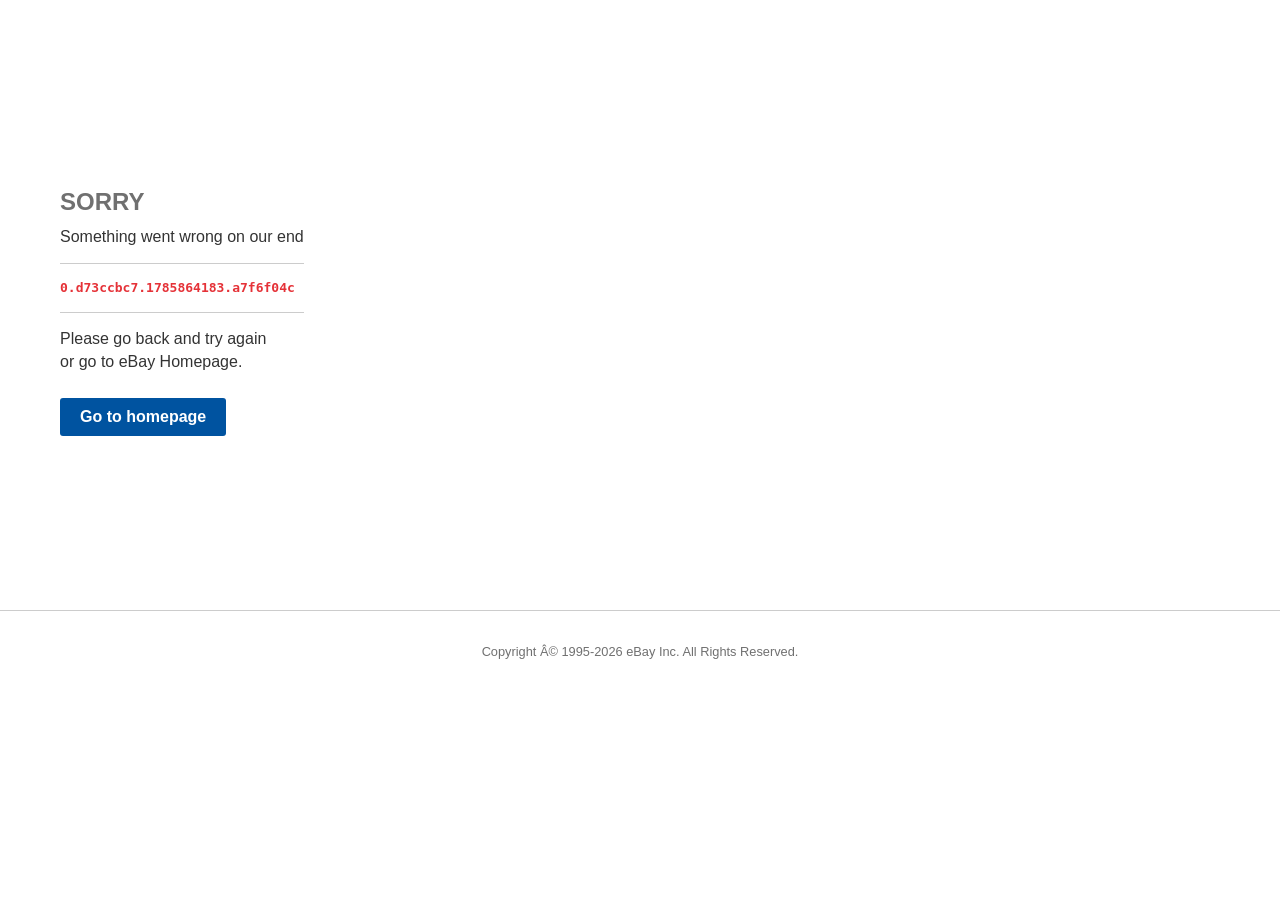
<file: WEBSITES/eBay/ebay-searcher/dump.html>
<!DOCTYPE html><html lang="en"><head><meta charset="UTF-8"><meta name="viewport" content="width=device-width,initial-scale=1"><meta name="robots" content="noindex,nofollow"><title>Error Page | eBay</title><style>body{margin:0;padding:0;background-color:#fff;font-family:"Market Sans",Arial,sans-serif;color:#333}.main-content{padding-top:40px}.status--container{max-width:1200px;margin:0 auto}.error-header{background-repeat:no-repeat;background-position:right center;background-size:contain;padding:60px 20px;min-height:400px;display:flex;align-items:center;justify-content:flex-start;text-align:left;background-image:url(https://secureir.ebaystatic.com/cr/v/c1/4xx-bkgd.png)}.error-header__text-block{max-width:50%;z-index:1}.error-header__headline{font-size:1.5rem;margin-bottom:10px;color:#707070;font-weight:700}#error-info p{margin:10px 0;line-height:1.4}#error-info hr{border:0;border-top:1px solid #ccc;margin:15px 0}.reference-id{font-weight:700;color:#e53238;font-family:monospace}.fake-btn{display:inline-block;background:#0053a0;color:#fff;padding:10px 20px;text-decoration:none;border-radius:3px;font-weight:700;margin-top:15px}#glbfooter{margin-top:50px;padding:20px;border-top:1px solid #ccc;font-size:0.8rem;color:#707070;text-align:center}</style></head><body><main class="main-content"><div class="status--container"><div class="error-header"><div class="error-header__text-block"><p class="error-header__headline">SORRY</p><div id="error-info"><p>Something went wrong on our end</p><hr><p class="reference-id">0.d73ccbc7.1785864183.a7f6f04c</p><hr><p>Please go back and try again<br>or go to eBay Homepage.</p></div><a class="fake-btn" href="https://www.ebay.com">Go to homepage</a></div></div></div></main><footer id="glbfooter"><p>Copyright Â© 1995-2026 eBay Inc. All Rights Reserved.</p></footer></body></html>
</file>
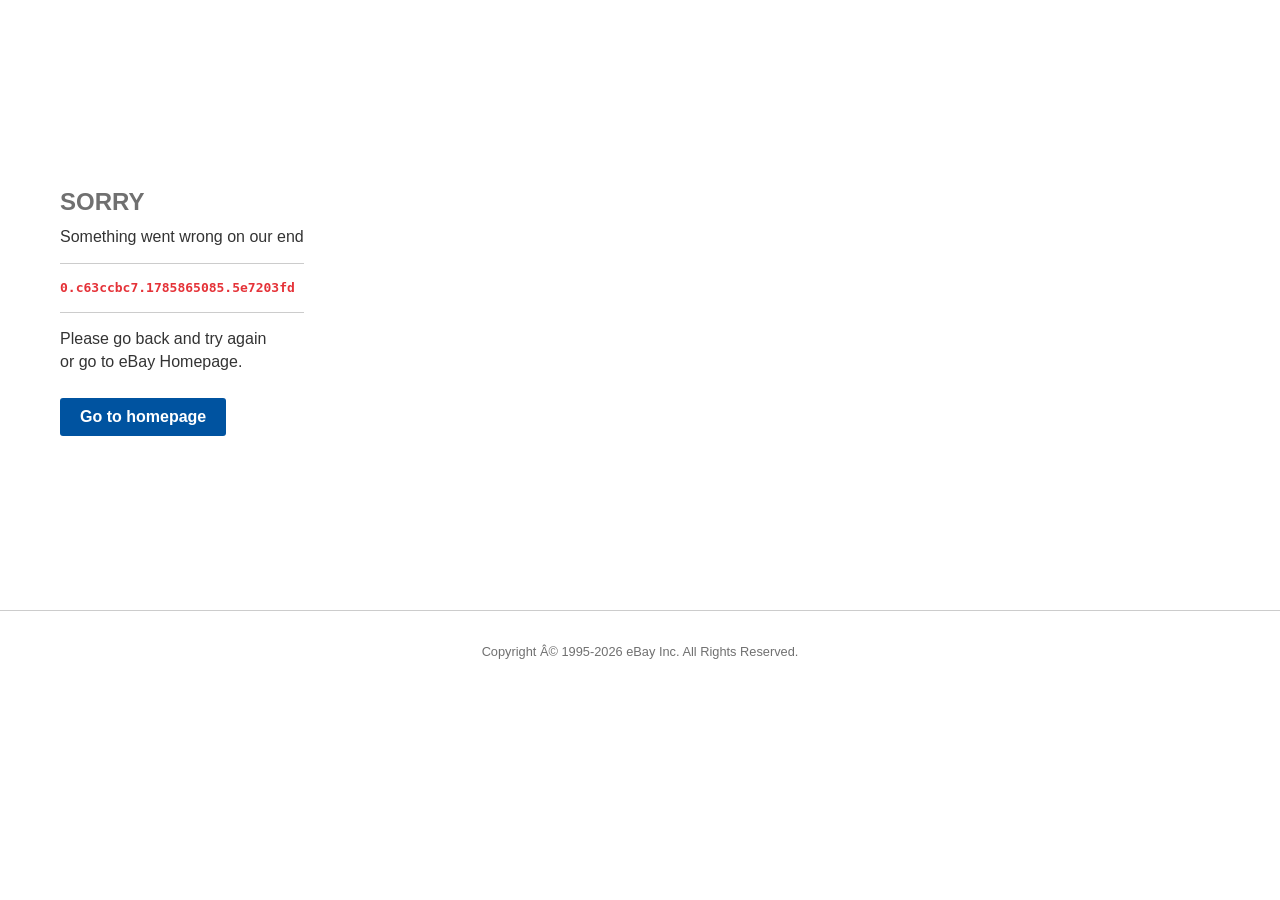
<file: WEBSITES/eBay/ebay-searcher/dump_auction.html>
<!DOCTYPE html><html lang="en"><head><meta charset="UTF-8"><meta name="viewport" content="width=device-width,initial-scale=1"><meta name="robots" content="noindex,nofollow"><title>Error Page | eBay</title><style>body{margin:0;padding:0;background-color:#fff;font-family:"Market Sans",Arial,sans-serif;color:#333}.main-content{padding-top:40px}.status--container{max-width:1200px;margin:0 auto}.error-header{background-repeat:no-repeat;background-position:right center;background-size:contain;padding:60px 20px;min-height:400px;display:flex;align-items:center;justify-content:flex-start;text-align:left;background-image:url(https://secureir.ebaystatic.com/cr/v/c1/4xx-bkgd.png)}.error-header__text-block{max-width:50%;z-index:1}.error-header__headline{font-size:1.5rem;margin-bottom:10px;color:#707070;font-weight:700}#error-info p{margin:10px 0;line-height:1.4}#error-info hr{border:0;border-top:1px solid #ccc;margin:15px 0}.reference-id{font-weight:700;color:#e53238;font-family:monospace}.fake-btn{display:inline-block;background:#0053a0;color:#fff;padding:10px 20px;text-decoration:none;border-radius:3px;font-weight:700;margin-top:15px}#glbfooter{margin-top:50px;padding:20px;border-top:1px solid #ccc;font-size:0.8rem;color:#707070;text-align:center}</style></head><body><main class="main-content"><div class="status--container"><div class="error-header"><div class="error-header__text-block"><p class="error-header__headline">SORRY</p><div id="error-info"><p>Something went wrong on our end</p><hr><p class="reference-id">0.c63ccbc7.1785865085.5e7203fd</p><hr><p>Please go back and try again<br>or go to eBay Homepage.</p></div><a class="fake-btn" href="https://www.ebay.com">Go to homepage</a></div></div></div></main><footer id="glbfooter"><p>Copyright Â© 1995-2026 eBay Inc. All Rights Reserved.</p></footer></body></html>
</file>
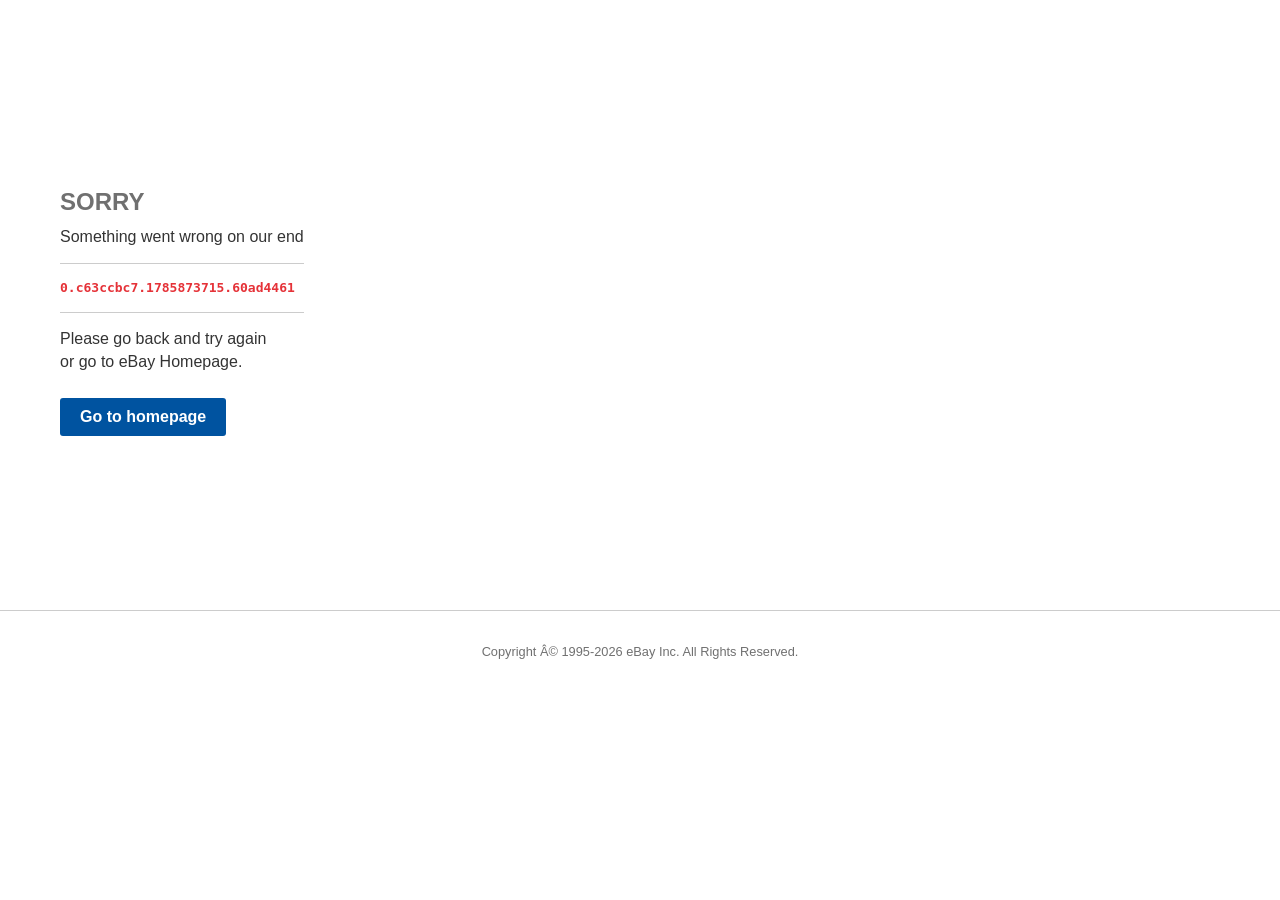
<file: WEBSITES/eBay/ebay-searcher/test_search.html>
<!DOCTYPE html><html lang="en"><head><meta charset="UTF-8"><meta name="viewport" content="width=device-width,initial-scale=1"><meta name="robots" content="noindex,nofollow"><title>Error Page | eBay</title><style>body{margin:0;padding:0;background-color:#fff;font-family:"Market Sans",Arial,sans-serif;color:#333}.main-content{padding-top:40px}.status--container{max-width:1200px;margin:0 auto}.error-header{background-repeat:no-repeat;background-position:right center;background-size:contain;padding:60px 20px;min-height:400px;display:flex;align-items:center;justify-content:flex-start;text-align:left;background-image:url(https://secureir.ebaystatic.com/cr/v/c1/4xx-bkgd.png)}.error-header__text-block{max-width:50%;z-index:1}.error-header__headline{font-size:1.5rem;margin-bottom:10px;color:#707070;font-weight:700}#error-info p{margin:10px 0;line-height:1.4}#error-info hr{border:0;border-top:1px solid #ccc;margin:15px 0}.reference-id{font-weight:700;color:#e53238;font-family:monospace}.fake-btn{display:inline-block;background:#0053a0;color:#fff;padding:10px 20px;text-decoration:none;border-radius:3px;font-weight:700;margin-top:15px}#glbfooter{margin-top:50px;padding:20px;border-top:1px solid #ccc;font-size:0.8rem;color:#707070;text-align:center}</style></head><body><main class="main-content"><div class="status--container"><div class="error-header"><div class="error-header__text-block"><p class="error-header__headline">SORRY</p><div id="error-info"><p>Something went wrong on our end</p><hr><p class="reference-id">0.c63ccbc7.1785873715.60ad4461</p><hr><p>Please go back and try again<br>or go to eBay Homepage.</p></div><a class="fake-btn" href="https://www.ebay.com">Go to homepage</a></div></div></div></main><footer id="glbfooter"><p>Copyright Â© 1995-2026 eBay Inc. All Rights Reserved.</p></footer></body></html>
</file>
<file: WEBSITES/Altimeter/style.css>
:root {
  --bg-color: #050505;
  --text-primary: #ffffff;
  --text-secondary: #9ca3af;
  --card-bg: rgba(255, 255, 255, 0.03);
  --card-border: rgba(255, 255, 255, 0.08);
  --accent-blue: #3b82f6;
  --accent-purple: #8b5cf6;
  --danger: #ef4444;
  --success: #10b981;
  --warning: #f59e0b;
}

* {
  box-sizing: border-box;
  margin: 0;
  padding: 0;
}

body {
  font-family: 'Outfit', -apple-system, BlinkMacSystemFont, 'Segoe UI', Roboto, Helvetica, Arial, sans-serif;
  background-color: var(--bg-color);
  color: var(--text-primary);
  min-height: 100vh;
  /* Prevent pull-to-refresh on mobile */
  overscroll-behavior-y: contain; 
  display: flex;
  justify-content: center;
  background-image: 
    radial-gradient(circle at 15% 50%, rgba(59, 130, 246, 0.15), transparent 25%),
    radial-gradient(circle at 85% 30%, rgba(139, 92, 246, 0.15), transparent 25%);
}

.app-container {
  width: 100%;
  max-width: 480px; /* Mobile optimal width */
  padding: 24px 20px;
  display: flex;
  flex-direction: column;
  gap: 24px;
}

header {
  display: flex;
  justify-content: space-between;
  align-items: center;
}

h1 {
  font-size: 1.5rem;
  font-weight: 700;
  letter-spacing: 1px;
  text-transform: uppercase;
  background: linear-gradient(to right, #fff, #9ca3af);
  -webkit-background-clip: text;
  -webkit-text-fill-color: transparent;
}

.glass-btn {
  background: var(--card-bg);
  border: 1px solid var(--card-border);
  color: var(--text-primary);
  padding: 10px 20px;
  border-radius: 100px;
  font-family: inherit;
  font-weight: 500;
  font-size: 1rem;
  cursor: pointer;
  backdrop-filter: blur(10px);
  -webkit-backdrop-filter: blur(10px);
  transition: all 0.2s ease;
}

.glass-btn:active {
  transform: scale(0.95);
}

.glass-btn.primary {
  background: linear-gradient(135deg, var(--accent-blue), var(--accent-purple));
  border: none;
  width: 100%;
  padding: 16px;
  font-size: 1.1rem;
  font-weight: 700;
  box-shadow: 0 4px 15px rgba(59, 130, 246, 0.3);
}

.glass-btn.danger {
  background: rgba(239, 68, 68, 0.2);
  border: 1px solid rgba(239, 68, 68, 0.4);
  color: #fca5a5;
  width: 100%;
  padding: 16px;
  font-size: 1.1rem;
  font-weight: 700;
}

.hidden {
  display: none !important;
}

main {
  display: flex;
  flex-direction: column;
  gap: 20px;
  flex-grow: 1;
}

.status-indicator {
  display: flex;
  align-items: center;
  justify-content: center;
  gap: 8px;
  font-size: 0.9rem;
  color: var(--text-secondary);
}

.status-dot {
  width: 10px;
  height: 10px;
  border-radius: 50%;
}

.status-dot.searching {
  background-color: var(--warning);
  animation: pulse 1.5s infinite;
}

.status-dot.active {
  background-color: var(--success);
  box-shadow: 0 0 10px var(--success);
}

.status-dot.error {
  background-color: var(--danger);
  box-shadow: 0 0 10px var(--danger);
}

@keyframes pulse {
  0% { opacity: 0.4; transform: scale(0.8); }
  50% { opacity: 1; transform: scale(1.2); }
  100% { opacity: 0.4; transform: scale(0.8); }
}

.glass-card {
  background: var(--card-bg);
  border: 1px solid var(--card-border);
  border-radius: 24px;
  padding: 24px;
  backdrop-filter: blur(20px);
  -webkit-backdrop-filter: blur(20px);
  display: flex;
  flex-direction: column;
  align-items: center;
  justify-content: center;
  box-shadow: 0 8px 32px rgba(0, 0, 0, 0.2);
}

.primary-display {
  padding: 40px 20px;
  position: relative;
  overflow: hidden;
}

.primary-display::before {
  content: '';
  position: absolute;
  top: -50%; left: -50%;
  width: 200%; height: 200%;
  background: radial-gradient(circle at center, rgba(255,255,255,0.03) 0%, transparent 60%);
  z-index: 0;
}

.value-container {
  display: flex;
  align-items:baseline;
  gap: 8px;
  z-index: 1;
}

.huge-text {
  font-size: 5rem;
  font-weight: 300;
  line-height: 1;
  text-shadow: 0 4px 20px rgba(0,0,0,0.5);
  transition: all 0.3s ease;
}

.unit-text {
  font-size: 1.5rem;
  color: var(--text-secondary);
  font-weight: 500;
}

.label {
  font-size: 0.75rem;
  letter-spacing: 2px;
  color: var(--text-secondary);
  margin-top: 12px;
  z-index: 1;
}

.secondary-grid {
  display: grid;
  grid-template-columns: 1fr 1fr;
  gap: 16px;
}

.stat-card {
  padding: 20px 16px;
  border-radius: 20px;
}

.stat-icon {
  font-size: 1.5rem;
  margin-bottom: 8px;
  opacity: 0.8;
}

.stat-value {
  font-size: 1.75rem;
  font-weight: 500;
  display: flex;
  align-items: baseline;
  gap: 4px;
}

.unit-text-sm {
  font-size: 0.9rem;
  color: var(--text-secondary);
}

.controls {
  margin-top: auto;
  padding-top: 10px;
}

/* History Modal */
.header-controls {
  display: flex;
  gap: 12px;
}

.icon-btn {
  padding: 10px;
  width: 44px;
  height: 44px;
  display: flex;
  align-items: center;
  justify-content: center;
  border-radius: 50%;
  font-size: 1.2rem;
}

.modal-overlay {
  position: fixed;
  top: 0; left: 0; right: 0; bottom: 0;
  background: rgba(0, 0, 0, 0.7);
  backdrop-filter: blur(8px);
  z-index: 100;
  display: flex;
  align-items: flex-end; /* Mobile friendly slide-up */
  opacity: 1;
  transition: opacity 0.3s ease;
}

.modal-overlay.hidden {
  display: flex !important;
  opacity: 0;
  pointer-events: none;
}

.modal-content {
  width: 100%;
  max-height: 80vh;
  border-radius: 32px 32px 0 0;
  padding: 24px;
  display: flex;
  flex-direction: column;
  gap: 16px;
  transform: translateY(0);
  transition: transform 0.3s cubic-bezier(0.16, 1, 0.3, 1);
  box-shadow: 0 -8px 32px rgba(0,0,0,0.5);
  margin-bottom: 0;
}

.modal-overlay.hidden .modal-content {
  transform: translateY(100%);
}

.modal-header {
  display: flex;
  justify-content: space-between;
  align-items: center;
  width: 100%;
}

.modal-header h2 {
  font-size: 1.2rem;
  font-weight: 500;
}

.history-list {
  flex-grow: 1;
  overflow-y: auto;
  display: flex;
  flex-direction: column;
  gap: 12px;
  padding-right: 4px;
  width: 100%;
}

.history-item {
  background: rgba(255, 255, 255, 0.05);
  border-radius: 16px;
  padding: 16px;
  display: flex;
  flex-direction: column;
  gap: 8px;
  width: 100%;
}

.history-date {
  font-size: 0.8rem;
  color: var(--text-secondary);
  border-bottom: 1px solid rgba(255,255,255,0.1);
  padding-bottom: 8px;
}

.history-stats {
  display: flex;
  justify-content: space-between;
  font-size: 0.95rem;
}

.empty-state {
  text-align: center;
  color: var(--text-secondary);
  padding: 32px 0;
  font-size: 0.9rem;
}

.glass-input {
  background: rgba(0, 0, 0, 0.2);
  border: 1px solid var(--card-border);
  color: var(--text-primary);
  padding: 14px;
  border-radius: 12px;
  font-family: inherit;
  font-size: 1rem;
  width: 100%;
  outline: none;
  transition: border-color 0.2s ease;
}

.glass-input:focus {
  border-color: var(--accent-blue);
}

.history-header {
  display: flex;
  justify-content: space-between;
  align-items: center;
  border-bottom: 1px solid rgba(255,255,255,0.1);
  padding-bottom: 8px;
}

.history-name {
  font-weight: 700;
  font-size: 1.1rem;
  color: #fff;
}

.history-date {
  font-size: 0.75rem;
  color: var(--text-secondary);
  margin-top: 2px;
}

.delete-btn {
  background: transparent;
  border: none;
  color: var(--danger);
  font-size: 1.2rem;
  cursor: pointer;
  padding: 4px 8px;
  border-radius: 8px;
  transition: background 0.2s;
}

.delete-btn:active {
  background: rgba(239, 68, 68, 0.2);
}
</file>
<file: WEBSITES/CAPS/style.css>
:root {
    --bg-color: #050805;
    --surface-color: #0a110a;
    --textarea-bg: #030403;
    --border-color: #1a291a;
    --border-hover: #2d4a2d;
    
    --text-primary: #e0eee0;
    --text-secondary: #8c9e8c;
    --text-tertiary: #5c6e5c;
    
    --accent-primary: #00d26a;
    --accent-hover: #00b35a;
    --accent-muted: rgba(0, 210, 106, 0.15);
    
    --btn-bg: #111a11;
    --btn-hover-bg: #1a291a;
    
    --badge-sc: #f39c12;
    --badge-lc: #2ecc71;
    --badge-uc: #3498db;
    --badge-cc: #9b59b6;
    --badge-tc: #1abc9c;
    --badge-ic: #e84393;
    --badge-rt: #f1c40f;
    
    --coffee-bg: #d35400;
    --coffee-hover: #e67e22;

    --font-main: 'Inter', system-ui, -apple-system, sans-serif;
    --transition: 0.2s ease;
    --radius-lg: 12px;
    --radius-md: 8px;
    --radius-sm: 4px;
}

* {
    box-sizing: border-box;
    margin: 0;
    padding: 0;
}

body {
    font-family: var(--font-main);
    background-color: var(--bg-color);
    color: var(--text-primary);
    line-height: 1.5;
    min-height: 100vh;
    display: flex;
    justify-content: center;
}

/* RTL Support */
html[dir="rtl"] body {
    text-align: right;
}
html[dir="rtl"] .stats-container {
    text-align: left;
}
html[dir="rtl"] .app-header,
html[dir="rtl"] .textarea-container,
html[dir="rtl"] .controls-container {
    text-align: right;
}

.app-container {
    width: 100%;
    max-width: 1200px;
    padding: 2rem;
    display: flex;
    flex-direction: column;
    gap: 1.5rem;
}

.header-top {
    display: flex;
    justify-content: space-between;
    align-items: flex-start;
    gap: 1rem;
    margin-bottom: 0.5rem;
}

.app-header h1 {
    font-size: 1.5rem;
    font-weight: 600;
    color: var(--text-primary);
    line-height: 1.3;
}

.app-header p {
    color: var(--text-secondary);
    font-size: 1rem;
}

.lang-selector-container {
    flex-shrink: 0;
}

.lang-switcher {
    background-color: var(--surface-color);
    color: var(--text-primary);
    border: 1px solid var(--border-color);
    padding: 0.5rem 1rem;
    border-radius: var(--radius-md);
    font-family: var(--font-main);
    font-size: 0.9rem;
    cursor: pointer;
    outline: none;
    transition: var(--transition);
    appearance: none;
    background-image: url("data:image/svg+xml;charset=US-ASCII,%3Csvg%20xmlns%3D%22http%3A%2F%2Fwww.w3.org%2F2000%2Fsvg%22%20width%3D%22292.4%22%20height%3D%22292.4%22%3E%3Cpath%20fill%3D%22%238c9e8c%22%20d%3D%22M287%2069.4a17.6%2017.6%200%200%200-13-5.4H18.4c-5%200-9.3%201.8-12.9%205.4A17.6%2017.6%200%200%200%200%2082.2c0%205%201.8%209.3%205.4%2012.9l128%20127.9c3.6%203.6%207.8%205.4%2012.8%205.4s9.2-1.8%2012.8-5.4L287%2095c3.5-3.5%205.4-7.8%205.4-12.8%200-5-1.9-9.2-5.5-12.8z%22%2F%3E%3C%2Fsvg%3E");
    background-repeat: no-repeat;
    background-position: right 0.7rem top 50%;
    background-size: 0.65rem auto;
    padding-right: 2rem;
}

html[dir="rtl"] .lang-switcher {
    background-position: left 0.7rem top 50%;
    padding-right: 1rem;
    padding-left: 2rem;
}

.lang-switcher:hover, .lang-switcher:focus {
    border-color: var(--accent-primary);
}

.main-content {
    display: flex;
    flex-direction: column;
    gap: 1.5rem;
    flex: 1;
}

.textarea-container {
    display: flex;
    flex-direction: column;
    background-color: var(--surface-color);
    border: 1px solid var(--border-color);
    border-radius: var(--radius-lg);
    overflow: hidden;
    transition: var(--transition);
    box-shadow: 0 4px 20px rgba(0,0,0,0.2);
}

.textarea-container:focus-within {
    border-color: var(--accent-primary);
    box-shadow: 0 4px 20px rgba(0, 210, 106, 0.1);
}

textarea {
    width: 100%;
    min-height: 400px;
    background-color: var(--textarea-bg);
    color: var(--text-primary);
    border: none;
    padding: 1.5rem;
    font-size: 1.1rem;
    font-family: inherit;
    resize: vertical;
    outline: none;
    line-height: 1.6;
}

textarea::placeholder {
    color: var(--text-tertiary);
}

.toolbar-bottom {
    display: flex;
    justify-content: space-between;
    align-items: center;
    padding: 0.75rem 1rem;
    background-color: var(--surface-color);
    border-top: 1px solid var(--border-color);
    flex-wrap: wrap;
    gap: 1rem;
}

.action-buttons {
    display: flex;
    gap: 0.5rem;
}

.icon-btn {
    display: flex;
    align-items: center;
    justify-content: center;
    width: 36px;
    height: 36px;
    background-color: transparent;
    border: 1px solid transparent;
    border-radius: var(--radius-sm);
    color: var(--text-secondary);
    cursor: pointer;
    transition: var(--transition);
}

.icon-btn:hover {
    background-color: var(--btn-hover-bg);
    color: var(--text-primary);
    border-color: var(--border-hover);
}

.stats-container {
    color: var(--text-secondary);
    font-size: 0.9rem;
    font-weight: 500;
}

.stats-container span {
    color: var(--text-primary);
}

.controls-container {
    display: flex;
    justify-content: space-between;
    align-items: flex-start;
    gap: 1rem;
    flex-wrap: wrap;
}

.format-buttons {
    display: flex;
    flex-wrap: wrap;
    gap: 0.75rem;
    flex: 1;
}

.format-btn {
    display: flex;
    align-items: center;
    gap: 0.5rem;
    background-color: var(--btn-bg);
    border: 1px solid var(--border-color);
    color: var(--text-primary);
    padding: 0.5rem 1rem 0.5rem 0.5rem;
    border-radius: var(--radius-sm);
    font-family: var(--font-main);
    font-size: 0.95rem;
    font-weight: 500;
    cursor: pointer;
    transition: var(--transition);
}

.format-btn:hover {
    background-color: var(--btn-hover-bg);
    border-color: var(--accent-primary);
    transform: translateY(-1px);
}

.format-btn:active {
    transform: translateY(1px);
}

.badge {
    display: inline-flex;
    align-items: center;
    justify-content: center;
    width: 24px;
    height: 24px;
    border-radius: 3px;
    font-size: 0.7rem;
    font-weight: 700;
    color: #fff;
}

.badge-sentence { background-color: var(--badge-sc); }
.badge-lower { background-color: var(--badge-lc); }
.badge-upper { background-color: var(--badge-uc); }
.badge-capitalized { background-color: var(--badge-cc); }
.badge-title { background-color: var(--badge-tc); }
.badge-inverse { background-color: var(--badge-ic); }
.badge-reverse { background-color: var(--badge-rt); color: #000; }

.buy-coffee-btn {
    display: inline-flex;
    align-items: center;
    gap: 0.5rem;
    background-color: var(--coffee-bg);
    color: white;
    text-decoration: none;
    padding: 0.6rem 1.2rem;
    border-radius: var(--radius-sm);
    font-weight: 600;
    font-size: 0.95rem;
    transition: var(--transition);
    border: none;
}

.buy-coffee-btn:hover {
    background-color: var(--coffee-hover);
    transform: translateY(-1px);
}

/* Toast Notification */
.toast {
    position: fixed;
    bottom: 2rem;
    left: 50%;
    transform: translateX(-50%) translateY(100px);
    background-color: var(--accent-primary);
    color: #000;
    padding: 0.75rem 1.5rem;
    border-radius: 30px;
    font-weight: 600;
    box-shadow: 0 4px 15px rgba(0, 210, 106, 0.4);
    opacity: 0;
    transition: all 0.3s cubic-bezier(0.68, -0.55, 0.265, 1.55);
    z-index: 1000;
    pointer-events: none;
}

.toast.show {
    transform: translateX(-50%) translateY(0);
    opacity: 1;
}

/* Responsive */
@media (max-width: 768px) {
    .header-top {
        flex-direction: column;
    }
    .toolbar-bottom {
        flex-direction: column-reverse;
        align-items: flex-start;
    }
    .controls-container {
        flex-direction: column;
    }
    .buy-coffee-btn {
        width: 100%;
        justify-content: center;
    }
}
</file>
<file: WEBSITES/ColorPicker/style.css>
:root {
    --primary: #0f172a;
    --primary-hover: #1e293b;
    --bg-color: #f8fafc;
    --card-bg: #ffffff;
    --text-main: #334155;
    --text-muted: #64748b;
    --border: #e2e8f0;
    --shadow-sm: 0 1px 3px rgba(0,0,0,0.1);
    --shadow-md: 0 4px 6px -1px rgba(0,0,0,0.1), 0 2px 4px -1px rgba(0,0,0,0.06);
    --shadow-lg: 0 10px 15px -3px rgba(0,0,0,0.1), 0 4px 6px -2px rgba(0,0,0,0.05);
    --shadow-xl: 0 20px 25px -5px rgba(0,0,0,0.1), 0 10px 10px -5px rgba(0,0,0,0.04);
    --radius: 12px;
    --radius-lg: 20px;
    --transition: all 0.2s cubic-bezier(0.4, 0, 0.2, 1);
}

:root.dark {
    --primary: #3b82f6;
    --primary-hover: #60a5fa;
    --bg-color: #0f172a;
    --card-bg: #1e293b;
    --text-main: #f8fafc;
    --text-muted: #94a3b8;
    --border: #334155;
}



* {
    box-sizing: border-box;
    margin: 0;
    padding: 0;
}

body {
    font-family: 'Inter', sans-serif;
    background: linear-gradient(135deg, #fdfbfb 0%, #ebedee 100%);
    background-image: radial-gradient(at 0% 0%, hsla(339,100%,85%,0.5) 0px, transparent 50%),
                      radial-gradient(at 100% 0%, hsla(160,100%,85%,0.5) 0px, transparent 50%);
    min-height: 100vh;
    display: flex;
    justify-content: center;
    align-items: center;
    padding: 2rem;
    color: var(--text-main);
    transition: background 0.6s cubic-bezier(0.4, 0, 0.2, 1), color 0.6s cubic-bezier(0.4, 0, 0.2, 1);
}

body.dark {
    background: #0f172a;
    background-image: radial-gradient(at 0% 0%, rgba(30, 41, 59, 0.8) 0px, transparent 50%),
                      radial-gradient(at 100% 0%, rgba(15, 23, 42, 0.8) 0px, transparent 50%);
}

.app-container {
    background: var(--card-bg);
    border-radius: var(--radius-lg);
    box-shadow: var(--shadow-xl);
    width: 100%;
    max-width: 1200px;
    display: grid;
    grid-template-columns: 1fr 320px;
    gap: 3rem;
    padding: 2.5rem;
    position: relative;
    overflow: hidden;
    transition: background-color 0.6s cubic-bezier(0.4, 0, 0.2, 1), box-shadow 0.6s cubic-bezier(0.4, 0, 0.2, 1);
}

/* Typography */
.section-title {
    font-size: 1.125rem;
    font-weight: 600;
    margin-bottom: 1.25rem;
    color: var(--text-main);
}

.subsection-title {
    font-size: 0.95rem;
    font-weight: 600;
    margin-bottom: 1rem;
    color: var(--text-main);
}

/* Left Panel */
.left-panel {
    display: flex;
    flex-direction: column;
    gap: 2rem;
}

.image-workspace {
    width: 100%;
    height: 400px;
    background: var(--bg-color);
    border-radius: var(--radius);
    border: 2px dashed var(--border);
    position: relative;
    overflow: hidden;
    display: flex;
    justify-content: center;
    align-items: center;
    transition: background-color 0.6s cubic-bezier(0.4, 0, 0.2, 1), border-color 0.6s cubic-bezier(0.4, 0, 0.2, 1);
}

.image-workspace.has-image {
    border-style: solid;
    border-color: transparent;
    background: transparent;
}

.image-workspace.drag-over {
    border-color: #3b82f6;
    background: #eff6ff;
}

.drop-zone {
    position: absolute;
    inset: 0;
    display: flex;
    justify-content: center;
    align-items: center;
    text-align: center;
    padding: 2rem;
    color: var(--text-muted);
    font-weight: 500;
    cursor: pointer;
    z-index: 10;
}

.has-image .drop-zone {
    display: none;
}

#image-canvas {
    max-width: 100%;
    max-height: 100%;
    object-fit: contain;
    display: none;
    cursor: crosshair;
}

.has-image #image-canvas {
    display: block;
}

/* Magnifier */
.magnifier {
    position: absolute;
    width: 120px;
    height: 120px;
    border-radius: 16px;
    border: 4px solid white;
    box-shadow: 0 8px 30px rgba(0,0,0,0.15);
    pointer-events: none;
    display: none;
    overflow: hidden;
    z-index: 20;
    background: white;
}

#magnifier-canvas {
    width: 100%;
    height: 100%;
    image-rendering: pixelated; /* Crucial for clear pixel view */
}

.crosshair {
    position: absolute;
    top: 50%;
    left: 50%;
    transform: translate(-50%, -50%);
    width: 12px;
    height: 12px;
    border: 1px solid #ff3333;
    pointer-events: none;
}
.crosshair::before, .crosshair::after {
    content: '';
    position: absolute;
    background: #ff3333;
}
.crosshair::before {
    top: 50%; left: -4px; right: -4px; height: 1px; transform: translateY(-50%);
}
.crosshair::after {
    left: 50%; top: -4px; bottom: -4px; width: 1px; transform: translateX(-50%);
}

/* Palette Section */
.palette-toolbar {
    display: flex;
    align-items: center;
    gap: 1rem;
}

.color-palette {
    flex: 1;
    display: flex;
    gap: 4px;
    height: 40px;
    background: var(--bg-color);
    padding: 4px;
    border-radius: 8px;
    overflow-x: auto;
    transition: background-color 0.6s cubic-bezier(0.4, 0, 0.2, 1);
}

.palette-color {
    width: 32px;
    height: 32px;
    border-radius: 4px;
    flex-shrink: 0;
    cursor: pointer;
    border: 1px solid rgba(0,0,0,0.05);
    transition: var(--transition);
}

.palette-color:hover {
    transform: scale(1.1);
    box-shadow: var(--shadow-sm);
}

.icon-btn {
    width: 40px;
    height: 40px;
    border-radius: 50%;
    border: 1px solid var(--border);
    background: var(--card-bg);
    color: var(--text-main);
    display: flex;
    justify-content: center;
    align-items: center;
    cursor: pointer;
    transition: var(--transition);
}

.icon-btn:hover {
    background: var(--bg-color);
    border-color: #cbd5e1;
    transform: translateY(-1px);
}

.palette-actions-left, .palette-actions-right {
    display: flex;
    gap: 0.5rem;
}

/* Right Panel */
.right-panel {
    display: flex;
    flex-direction: column;
}

.color-swatches {
    display: flex;
    gap: 1rem;
    margin-bottom: 2rem;
}

.swatch {
    flex: 1;
    height: 80px;
    border-radius: 12px;
    box-shadow: inset 0 0 0 1px rgba(0,0,0,0.1);
    transition: background-color 0.3s ease;
}

.swatch.secondary {
    flex: 0.6;
    border-radius: 12px;
}

.color-values {
    display: flex;
    flex-direction: column;
    gap: 0.75rem;
    margin-bottom: 1.5rem;
}

.value-row {
    display: flex;
    align-items: center;
    background: var(--bg-color);
    border: 1px solid var(--border);
    border-radius: 8px;
    padding: 0.5rem;
    transition: background-color 0.6s cubic-bezier(0.4, 0, 0.2, 1), border-color 0.6s cubic-bezier(0.4, 0, 0.2, 1), box-shadow 0.2s;
}

.value-row:focus-within {
    border-color: #cbd5e1;
    box-shadow: 0 0 0 2px rgba(15, 23, 42, 0.05);
}

.value-row .label {
    font-size: 0.75rem;
    font-weight: 600;
    color: var(--text-muted);
    width: 40px;
    padding-left: 0.5rem;
    transition: color 0.6s cubic-bezier(0.4, 0, 0.2, 1);
}

.value-row input {
    flex: 1;
    border: none;
    background: transparent;
    font-family: 'Inter', monospace;
    font-size: 0.9rem;
    color: var(--text-main);
    outline: none;
    padding: 0.5rem;
    transition: color 0.6s cubic-bezier(0.4, 0, 0.2, 1);
}

.copy-btn {
    background: transparent;
    border: none;
    color: var(--text-muted);
    cursor: pointer;
    padding: 0.5rem;
    border-radius: 6px;
    display: flex;
    justify-content: center;
    align-items: center;
    transition: var(--transition);
}

.copy-btn:hover {
    background: #e2e8f0;
    color: var(--text-main);
}

.view-details-link {
    font-size: 0.85rem;
    color: var(--text-muted);
    text-decoration: none;
    margin-bottom: 2rem;
    display: inline-block;
    transition: var(--transition);
}

.view-details-link:hover {
    color: var(--text-main);
}

.upload-section {
    margin-top: auto;
    background: var(--bg-color);
    padding: 1.5rem;
    border-radius: 12px;
    transition: background-color 0.6s cubic-bezier(0.4, 0, 0.2, 1);
}

.upload-card {
    display: flex;
    flex-direction: column;
    gap: 0.75rem;
    margin-bottom: 1rem;
}

.primary-btn, .secondary-btn {
    display: flex;
    justify-content: center;
    align-items: center;
    gap: 0.5rem;
    width: 100%;
    padding: 0.75rem;
    border-radius: 8px;
    font-size: 0.9rem;
    font-weight: 500;
    cursor: pointer;
    transition: var(--transition);
    border: none;
}

.primary-btn {
    background: var(--primary);
    color: white;
}

.primary-btn:hover {
    background: var(--primary-hover);
    transform: translateY(-1px);
    box-shadow: var(--shadow-md);
}

.secondary-btn {
    background: var(--card-bg);
    color: var(--text-main);
    border: 1px solid var(--border);
}

.secondary-btn:hover {
    background: #f1f5f9;
}

.privacy-note {
    display: flex;
    gap: 0.5rem;
    font-size: 0.75rem;
    color: var(--text-muted);
    line-height: 1.4;
}

.privacy-note svg {
    flex-shrink: 0;
    margin-top: 2px;
    color: #10b981;
}

/* Responsive adjustments */
@media (max-width: 860px) {
    .app-container {
        grid-template-columns: 1fr;
    }
}
</file>
<file: WEBSITES/LinkShortener/style.css>
:root {
    --bg-color: #0f172a;
    --card-bg: rgba(30, 41, 59, 0.7);
    --text-primary: #f8fafc;
    --text-secondary: #94a3b8;
    --accent: #6366f1;
    --accent-hover: #4f46e5;
    --border-color: rgba(255, 255, 255, 0.1);
}

* {
    margin: 0;
    padding: 0;
    box-sizing: border-box;
}

body {
    font-family: 'Inter', sans-serif;
    background-color: var(--bg-color);
    color: var(--text-primary);
    min-height: 100vh;
    display: flex;
    flex-direction: column;
    align-items: center;
    padding: 2rem 1rem;
}

.hub-back-btn {
    position: fixed;
    top: 1rem;
    left: 1rem;
    display: flex;
    align-items: center;
    gap: 0.5rem;
    color: var(--text-secondary);
    text-decoration: none;
    font-size: 1rem;
    transition: all 0.3s ease;
    background: rgba(255, 255, 255, 0.05);
    padding: 0.5rem 1rem;
    border-radius: 12px;
    border: 1px solid var(--border-color);
    z-index: 9999;
}

.hub-back-btn:hover {
    color: var(--text-primary);
    background: rgba(255, 255, 255, 0.1);
    transform: translateX(-4px);
}

.hub-back-btn svg {
    width: 20px;
    height: 20px;
}

.app-container {
    max-width: 600px;
    width: 100%;
    margin-top: 3rem;
}

.app-header {
    text-align: center;
    margin-bottom: 2rem;
}

.app-header h1 {
    font-size: 2.5rem;
    font-weight: 700;
    background: linear-gradient(135deg, #a5b4fc, #6366f1);
    -webkit-background-clip: text;
    -webkit-text-fill-color: transparent;
    margin-bottom: 0.5rem;
}

.app-header p {
    color: var(--text-secondary);
    font-size: 1rem;
}

.shortener-box {
    background: var(--card-bg);
    backdrop-filter: blur(12px);
    border: 1px solid var(--border-color);
    border-radius: 20px;
    padding: 2rem;
    box-shadow: 0 20px 40px rgba(0,0,0,0.3);
    margin-bottom: 2rem;
}

.input-group {
    display: flex;
    gap: 1rem;
    position: relative;
}

.input-group input {
    flex: 1;
    background: rgba(0, 0, 0, 0.2);
    border: 1px solid var(--border-color);
    border-radius: 12px;
    padding: 1rem 1.25rem;
    color: var(--text-primary);
    font-size: 1rem;
    outline: none;
    transition: all 0.3s ease;
    min-width: 0;
}

.input-group input:focus {
    border-color: var(--accent);
    background: rgba(0, 0, 0, 0.3);
}

.input-group button {
    background: var(--accent);
    color: white;
    border: none;
    border-radius: 12px;
    padding: 0 1.5rem;
    font-size: 1rem;
    font-weight: 600;
    cursor: pointer;
    transition: all 0.3s ease;
}

.input-group button:hover {
    background: var(--accent-hover);
    transform: translateY(-2px);
}

.result-container {
    margin-top: 1.5rem;
    padding-top: 1.5rem;
    border-top: 1px solid var(--border-color);
    animation: slideDown 0.4s ease forwards;
}

.result-container.hidden {
    display: none;
}

.result-label {
    color: #a5b4fc;
    font-weight: 500;
    margin-bottom: 0.75rem;
    font-size: 0.95rem;
}

.result-box {
    display: flex;
    gap: 0.5rem;
}

.result-box input {
    flex: 1;
    background: rgba(99, 102, 241, 0.1);
    border: 1px solid rgba(99, 102, 241, 0.3);
    border-radius: 12px;
    padding: 0.8rem 1rem;
    color: var(--text-primary);
    font-size: 1.1rem;
    font-weight: 600;
    outline: none;
}

.result-box button {
    display: flex;
    align-items: center;
    gap: 0.4rem;
    background: rgba(255, 255, 255, 0.1);
    border: 1px solid var(--border-color);
    color: var(--text-primary);
    border-radius: 12px;
    padding: 0 1.2rem;
    cursor: pointer;
    font-weight: 500;
    transition: all 0.2s ease;
}

.result-box button:hover {
    background: rgba(255, 255, 255, 0.2);
}

.result-box button svg {
    width: 18px;
    height: 18px;
}

/* History Section */
.history-section h2 {
    font-size: 1.25rem;
    margin-bottom: 1rem;
    color: var(--text-secondary);
    font-weight: 500;
}

.history-list {
    display: flex;
    flex-direction: column;
    gap: 0.75rem;
}

.history-item {
    background: rgba(30, 41, 59, 0.4);
    border: 1px solid rgba(255, 255, 255, 0.05);
    border-radius: 12px;
    padding: 1rem;
    display: flex;
    justify-content: space-between;
    align-items: center;
    transition: background 0.3s ease;
}

.history-item:hover {
    background: rgba(30, 41, 59, 0.7);
}

.history-details {
    overflow: hidden;
}

.history-short {
    color: #a5b4fc;
    font-weight: 600;
    font-size: 1.05rem;
    margin-bottom: 0.25rem;
    display: block;
    text-decoration: none;
}

.history-long {
    color: var(--text-secondary);
    font-size: 0.85rem;
    white-space: nowrap;
    overflow: hidden;
    text-overflow: ellipsis;
}

.history-copy {
    background: transparent;
    border: none;
    color: var(--text-secondary);
    cursor: pointer;
    padding: 0.5rem;
    border-radius: 8px;
    transition: all 0.2s ease;
}

.history-copy:hover {
    color: white;
    background: rgba(255, 255, 255, 0.1);
}

@keyframes slideDown {
    from {
        opacity: 0;
        transform: translateY(-10px);
    }
    to {
        opacity: 1;
        transform: translateY(0);
    }
}
</file>
<file: WEBSITES/YTDownloader/style.css>
* {
    margin: 0;
    padding: 0;
    box-sizing: border-box;
}

body {
    font-family: 'Outfit', sans-serif;
    background: #09090b;
    color: #f8fafc;
    min-height: 100vh;
    display: flex;
    justify-content: center;
    align-items: center;
    overflow-x: hidden;
    position: relative;
    padding: 2rem;
}

body::before {
    content: '';
    position: fixed;
    top: 0; left: 0; width: 100%; height: 100%;
    background: radial-gradient(circle at top left, #311b4b, #09090b 70%);
    z-index: -2;
    pointer-events: none;
}

.back-btn {
    position: fixed;
    top: 2rem;
    left: 2rem;
    display: flex;
    align-items: center;
    gap: 0.5rem;
    color: #94a3b8;
    text-decoration: none;
    font-size: 1rem;
    transition: all 0.3s ease;
    background: rgba(255, 255, 255, 0.05);
    padding: 0.5rem 1rem;
    border-radius: 12px;
    border: 1px solid rgba(255, 255, 255, 0.1);
}

.back-btn:hover {
    color: #f8fafc;
    background: rgba(255, 255, 255, 0.1);
    transform: translateX(-4px);
}

.back-btn svg {
    width: 20px;
    height: 20px;
}

.container {
    width: 100%;
    max-width: 600px;
    z-index: 1;
}

.header {
    text-align: center;
    margin-bottom: 2.5rem;
}

h1 {
    font-size: 3rem;
    font-weight: 700;
    margin-bottom: 0.5rem;
    background: linear-gradient(135deg, #fecaca, #f43f5e);
    -webkit-background-clip: text;
    -webkit-text-fill-color: transparent;
    letter-spacing: -0.02em;
}

.header p {
    color: #94a3b8;
    font-size: 1.1rem;
}

.glass-panel {
    background: rgba(30, 27, 45, 0.7);
    border: 1px solid rgba(255, 255, 255, 0.08);
    border-radius: 24px;
    padding: 2rem;
    box-shadow: 0 4px 30px rgba(0, 0, 0, 0.3);
}

.input-group label {
    display: block;
    margin-bottom: 0.5rem;
    color: #cbd5e1;
    font-size: 0.95rem;
    font-weight: 500;
}

.input-wrapper {
    position: relative;
    margin-bottom: 1.5rem;
}

.link-icon {
    position: absolute;
    left: 1rem;
    top: 50%;
    transform: translateY(-50%);
    width: 20px;
    height: 20px;
    color: #64748b;
}

.url-input {
    width: 100%;
    padding: 1rem 1rem 1rem 3rem;
    background: rgba(0, 0, 0, 0.3);
    border: 1px solid rgba(255, 255, 255, 0.1);
    border-radius: 12px;
    color: #f8fafc;
    font-family: inherit;
    font-size: 1rem;
    transition: all 0.3s ease;
}

.select-input {
    padding-left: 1rem;
}

.url-input:focus {
    outline: none;
    border-color: #f43f5e;
    background: rgba(0, 0, 0, 0.5);
    box-shadow: 0 0 0 3px rgba(244, 63, 94, 0.2);
}

.submit-btn {
    width: 100%;
    padding: 1rem;
    background: linear-gradient(135deg, #e11d48, #be123c);
    color: white;
    border: none;
    border-radius: 12px;
    font-size: 1.1rem;
    font-weight: 600;
    font-family: inherit;
    cursor: pointer;
    display: flex;
    justify-content: center;
    align-items: center;
    gap: 0.5rem;
    transition: all 0.3s ease;
}

.submit-btn:hover {
    transform: translateY(-2px);
    box-shadow: 0 10px 20px rgba(225, 29, 72, 0.3);
}

.submit-btn:disabled {
    opacity: 0.7;
    cursor: not-allowed;
    transform: none;
}

#btn-text {
    display: flex;
    align-items: center;
    gap: 0.5rem;
}

.hidden {
    display: none !important;
}

/* Spinner */
.spinner {
    width: 24px;
    height: 24px;
    border: 3px solid rgba(255,255,255,0.3);
    border-radius: 50%;
    border-top-color: #fff;
    animation: spin 1s ease-in-out infinite;
}

@keyframes spin {
    to { transform: rotate(360deg); }
}

/* Status Section */
.status-container {
    margin-top: 2rem;
    padding-top: 2rem;
    border-top: 1px solid rgba(255, 255, 255, 0.1);
    animation: fadeIn 0.4s ease;
}

@keyframes fadeIn {
    from { opacity: 0; transform: translateY(-10px); }
    to { opacity: 1; transform: translateY(0); }
}

.status-badge {
    display: inline-block;
    padding: 0.25rem 0.75rem;
    border-radius: 99px;
    font-size: 0.85rem;
    font-weight: 600;
    margin-bottom: 1rem;
}

.status-badge.loading {
    background: rgba(56, 189, 248, 0.2);
    color: #38bdf8;
    border: 1px solid rgba(56, 189, 248, 0.3);
}

.status-badge.success {
    background: rgba(34, 197, 94, 0.2);
    color: #4ade80;
    border: 1px solid rgba(34, 197, 94, 0.3);
}

.status-badge.error {
    background: rgba(239, 68, 68, 0.2);
    color: #f87171;
    border: 1px solid rgba(239, 68, 68, 0.3);
}

.status-text {
    color: #e2e8f0;
    font-size: 1rem;
    margin-bottom: 1.5rem;
    line-height: 1.5;
}

.progress-container {
    width: 100%;
    height: 8px;
    background: rgba(0,0,0,0.4);
    border-radius: 4px;
    overflow: hidden;
    margin-bottom: 1rem;
}

.progress-bar {
    height: 100%;
    background: linear-gradient(90deg, #f43f5e, #fda4af);
    transition: width 0.3s ease;
}

.download-link {
    display: inline-block;
    width: 100%;
    text-align: center;
    padding: 1rem;
    background: rgba(34, 197, 94, 0.15);
    color: #4ade80;
    border: 1px solid rgba(34, 197, 94, 0.3);
    border-radius: 12px;
    text-decoration: none;
    font-weight: 600;
    transition: all 0.3s ease;
}

.download-link:hover {
    background: rgba(34, 197, 94, 0.25);
    transform: translateY(-2px);
}
</file>
